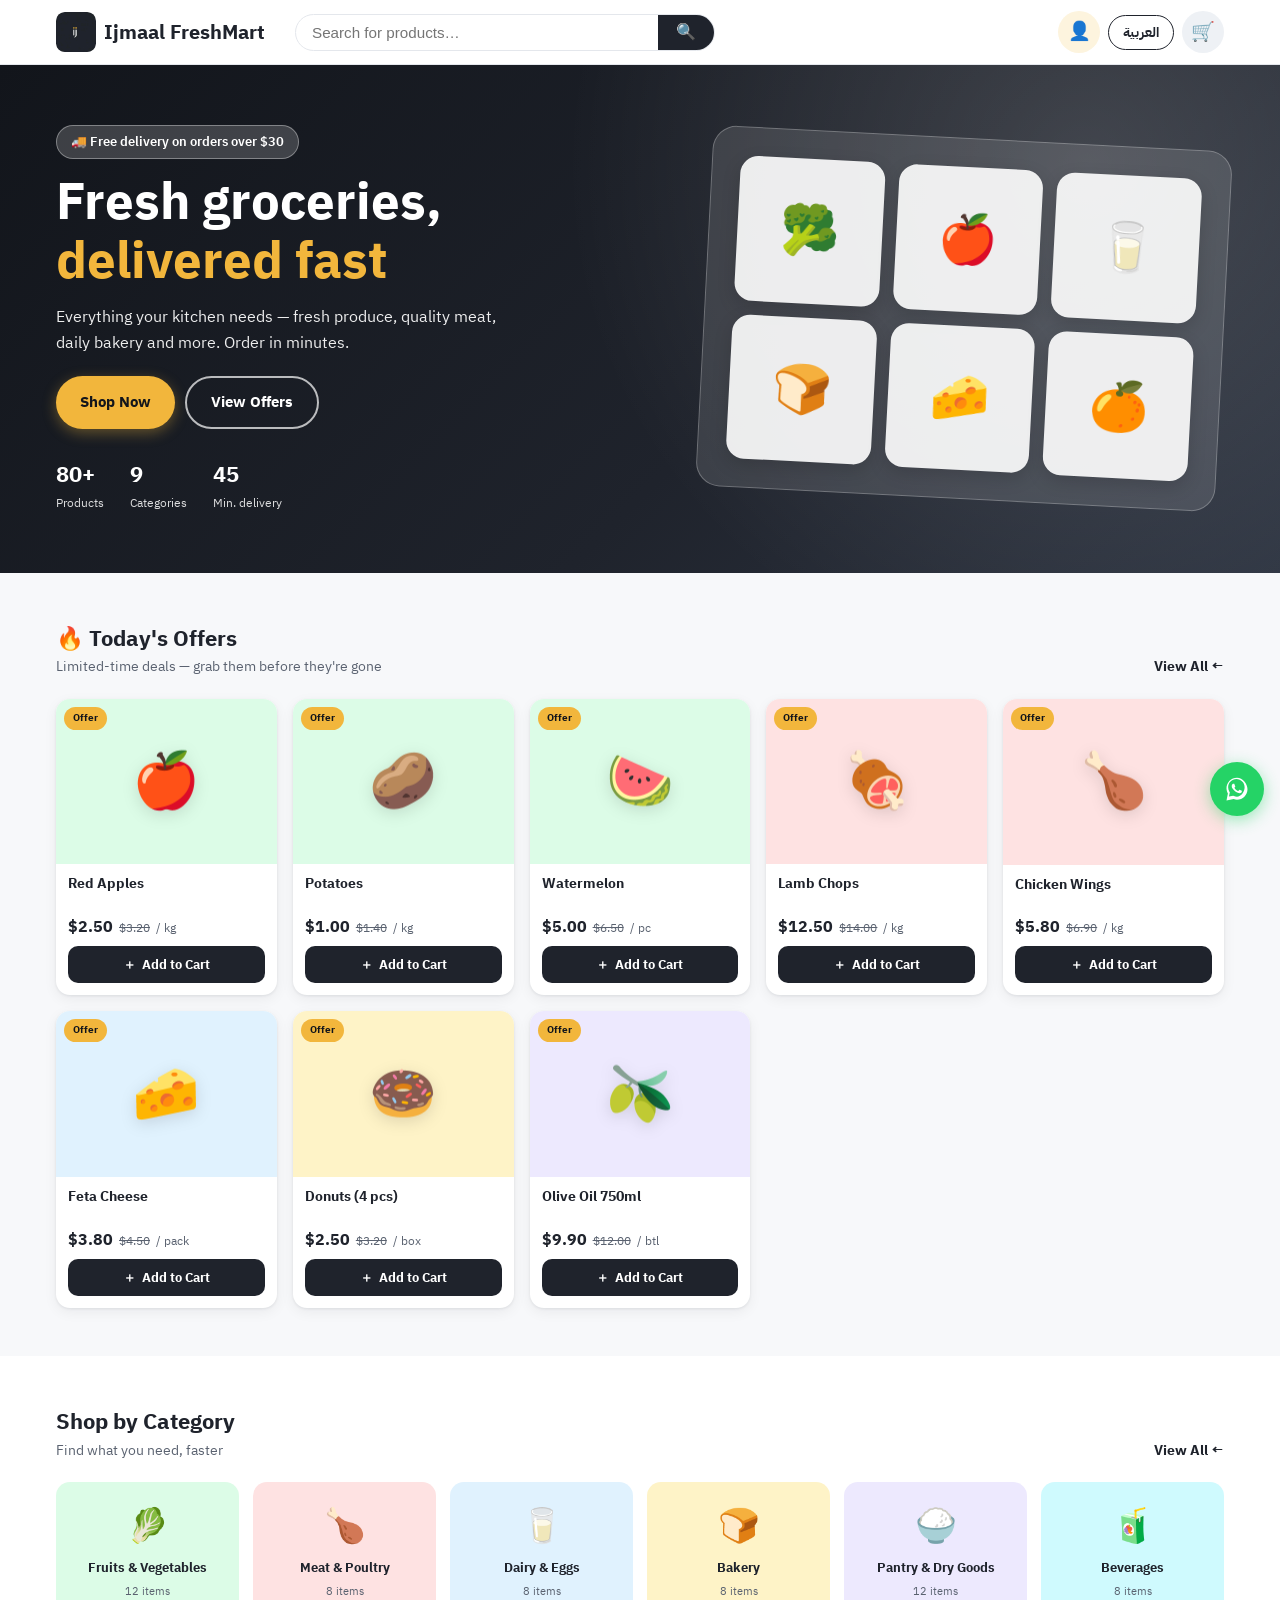
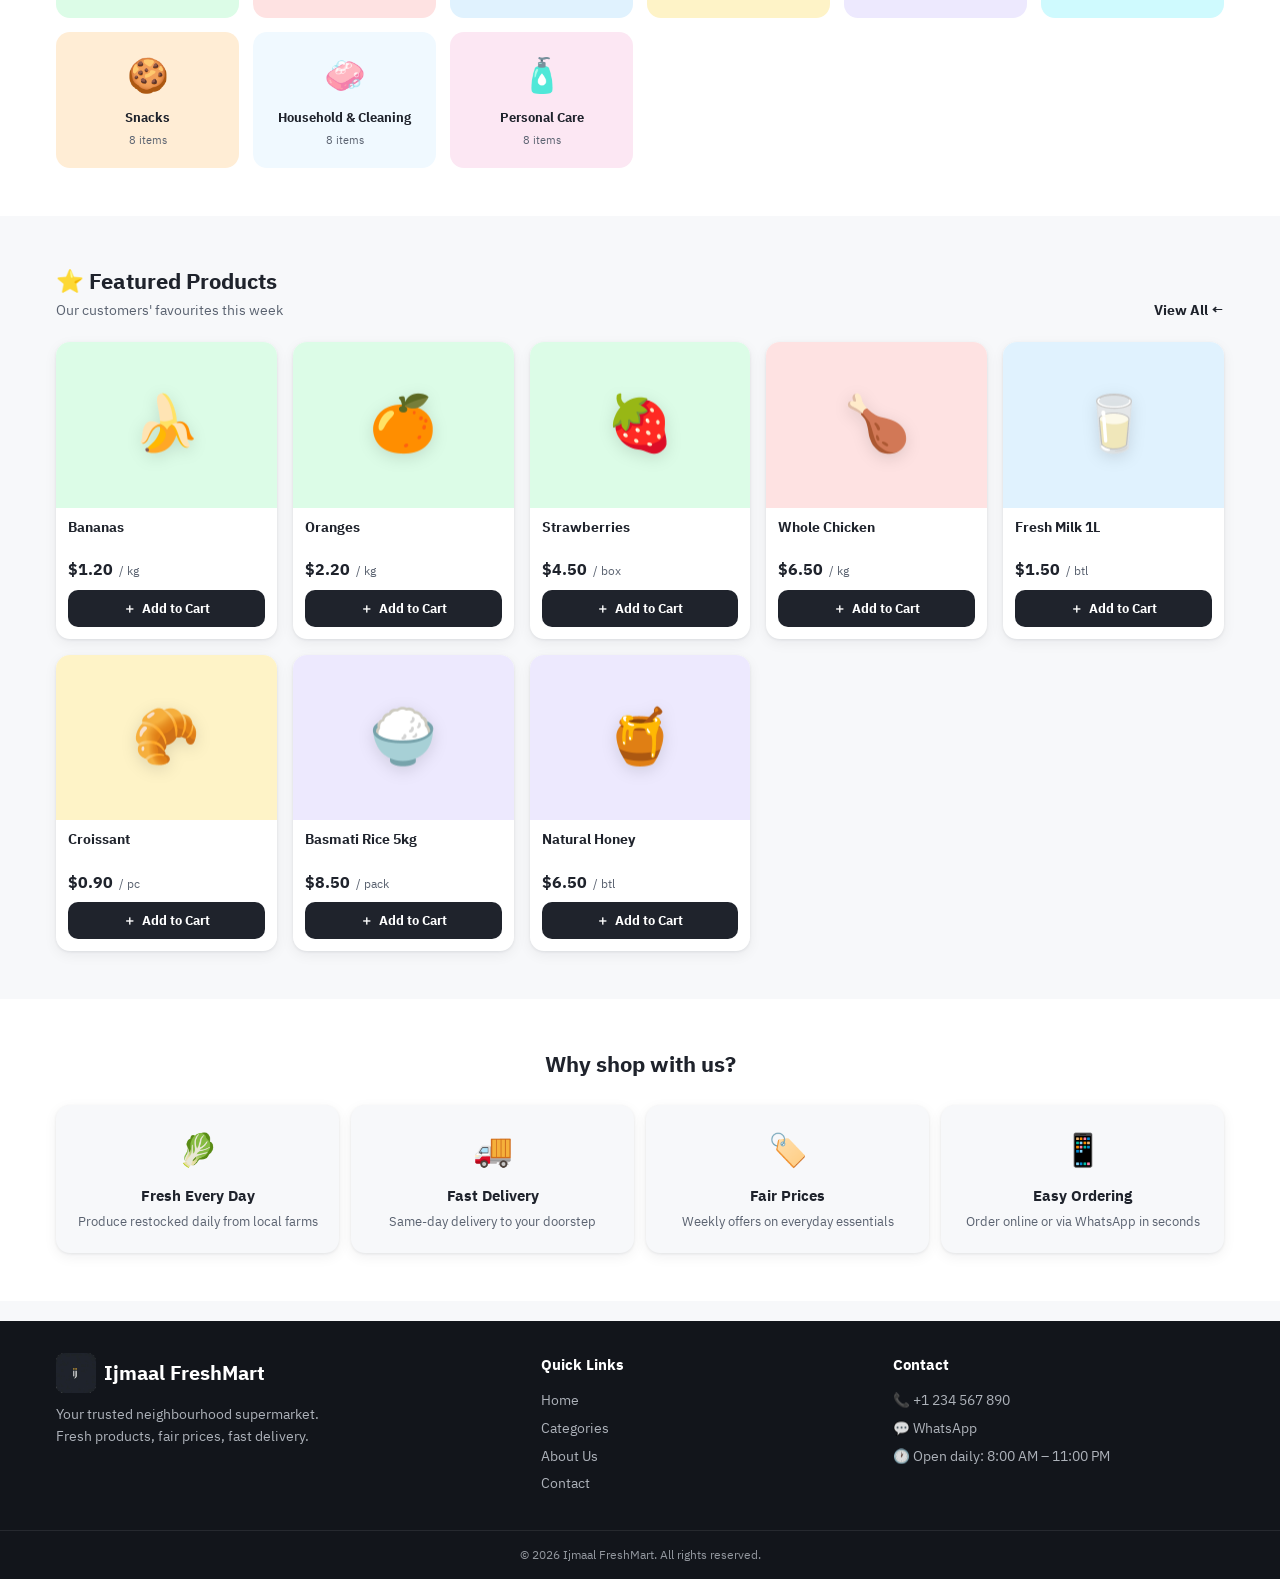
<file: index.html>
<!DOCTYPE html>
<html lang="en" dir="ltr">
<head>
  <meta charset="UTF-8">
  <meta name="viewport" content="width=device-width, initial-scale=1.0">
  <meta name="description" content="Ijmaal FreshMart — fresh groceries delivered to your door. Fruits, vegetables, meat, dairy, bakery and more.">
  <title>Ijmaal FreshMart — Fresh Groceries Delivered</title>
  <link rel="icon" type="image/png" href="images/logo.png">
  <link rel="preconnect" href="https://fonts.googleapis.com">
  <link rel="preconnect" href="https://fonts.gstatic.com" crossorigin>
  <link href="https://fonts.googleapis.com/css2?family=IBM+Plex+Sans+Arabic:wght@400;500;600;700&display=swap" rel="stylesheet">
  <link rel="stylesheet" href="css/styles.css">
</head>
<body data-page="home">
  <header id="app-header"></header>
  <main id="page"></main>
  <footer id="app-footer"></footer>
  <nav id="bottom-nav" aria-label="Mobile navigation"></nav>
  <script src="js/data.js"></script>
  <script src="js/i18n.js"></script>
  <script src="js/app.js"></script>
</body>
</html>
</file>
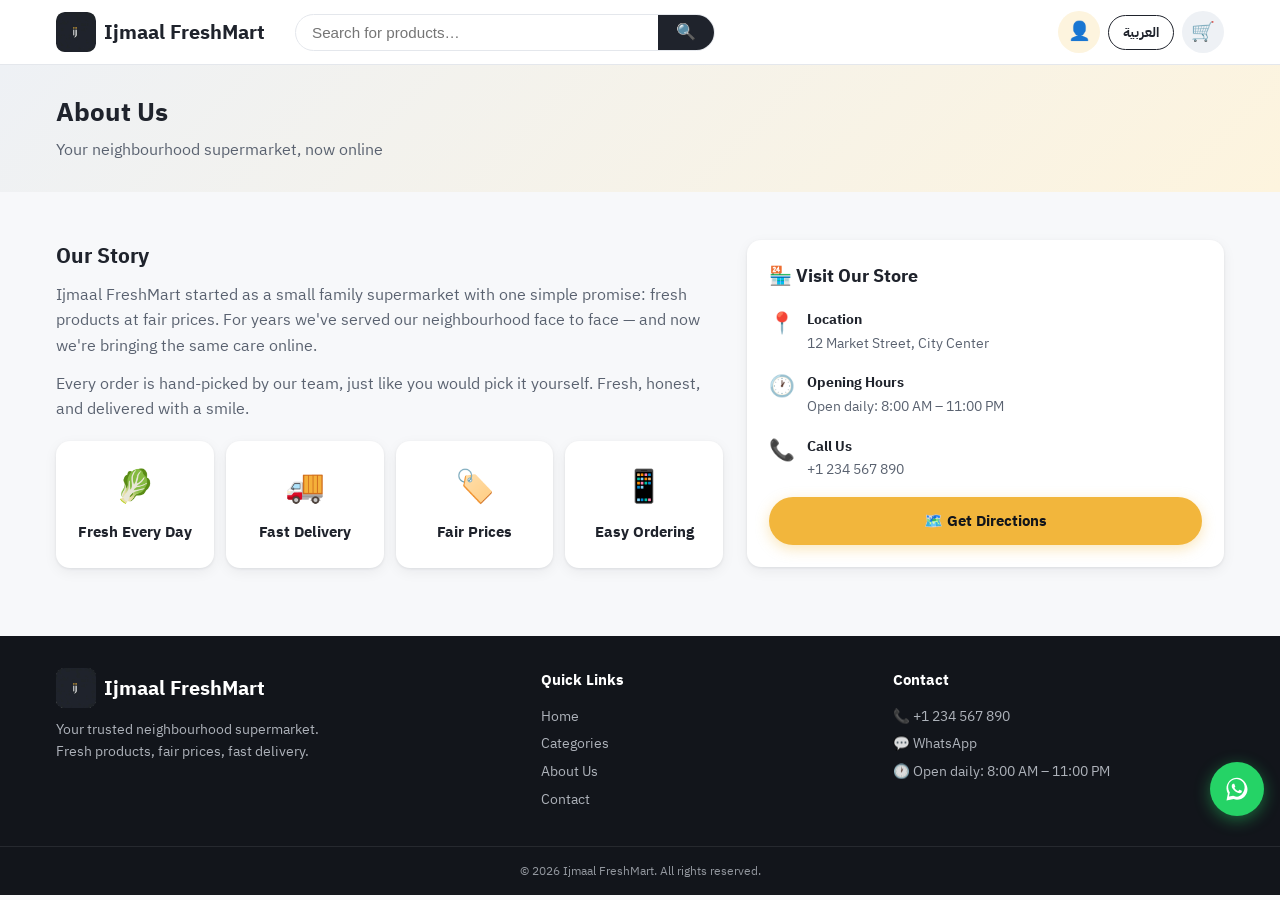
<file: about.html>
<!DOCTYPE html>
<html lang="en" dir="ltr">
<head>
  <meta charset="UTF-8">
  <meta name="viewport" content="width=device-width, initial-scale=1.0">
  <meta name="description" content="About Ijmaal FreshMart — your neighbourhood supermarket, now online. Location, hours and story.">
  <title>About Us — Ijmaal FreshMart</title>
  <link rel="icon" type="image/png" href="images/logo.png">
  <link rel="preconnect" href="https://fonts.googleapis.com">
  <link rel="preconnect" href="https://fonts.gstatic.com" crossorigin>
  <link href="https://fonts.googleapis.com/css2?family=IBM+Plex+Sans+Arabic:wght@400;500;600;700&display=swap" rel="stylesheet">
  <link rel="stylesheet" href="css/styles.css">
</head>
<body data-page="about">
  <header id="app-header"></header>
  <main id="page"></main>
  <footer id="app-footer"></footer>
  <nav id="bottom-nav" aria-label="Mobile navigation"></nav>
  <script src="js/data.js"></script>
  <script src="js/i18n.js"></script>
  <script src="js/app.js"></script>
</body>
</html>
</file>
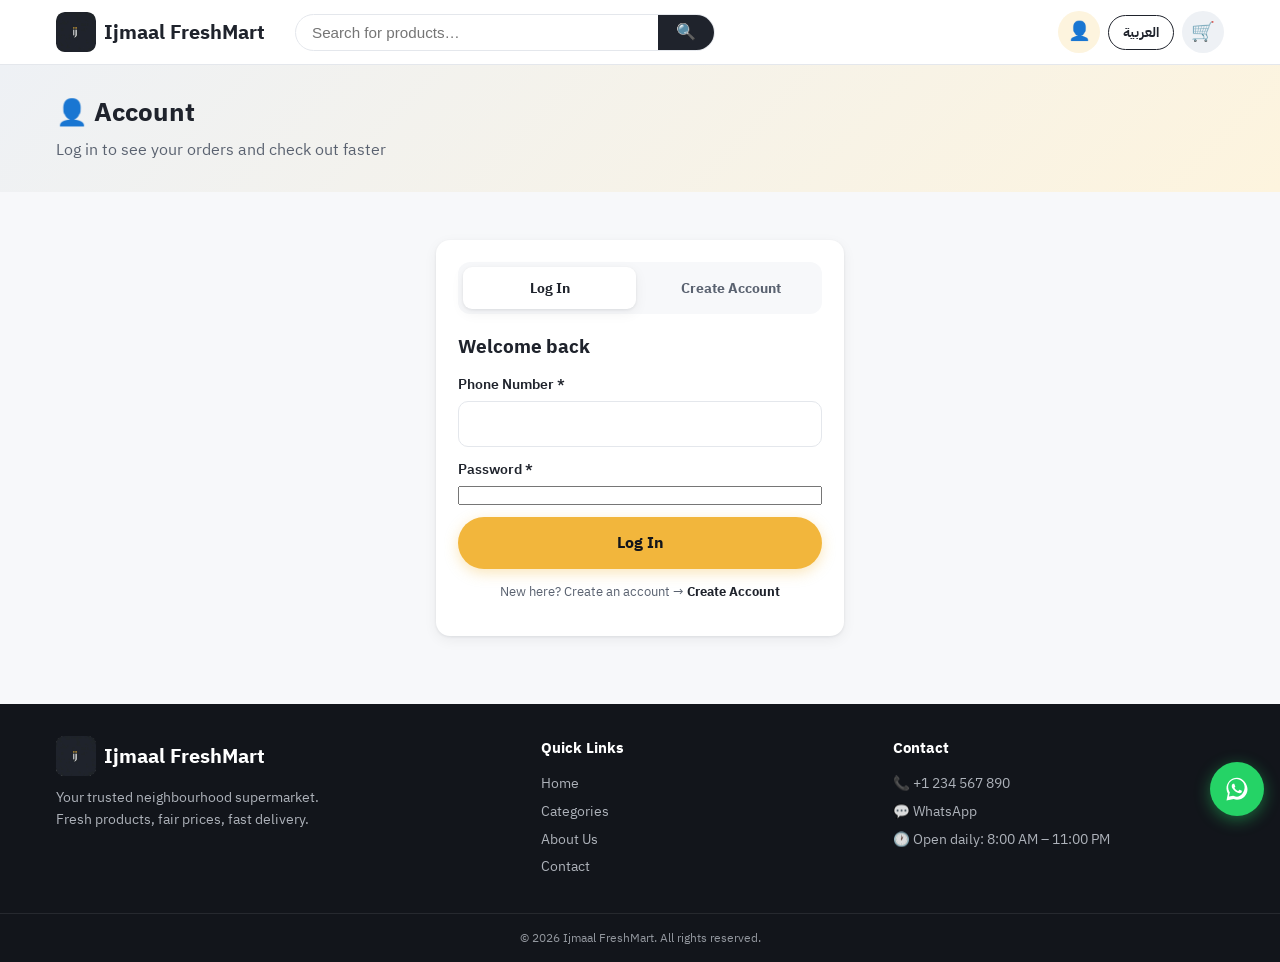
<file: account.html>
<!DOCTYPE html>
<html lang="en" dir="ltr">
<head>
  <meta charset="UTF-8">
  <meta name="viewport" content="width=device-width, initial-scale=1.0">
  <meta name="description" content="Your Ijmaal FreshMart account — log in and view your order history.">
  <title>My Account — Ijmaal FreshMart</title>
  <link rel="icon" type="image/png" href="images/logo.png">
  <link rel="preconnect" href="https://fonts.googleapis.com">
  <link rel="preconnect" href="https://fonts.gstatic.com" crossorigin>
  <link href="https://fonts.googleapis.com/css2?family=IBM+Plex+Sans+Arabic:wght@400;500;600;700&display=swap" rel="stylesheet">
  <link rel="stylesheet" href="css/styles.css">
</head>
<body data-page="account">
  <header id="app-header"></header>
  <main id="page"></main>
  <footer id="app-footer"></footer>
  <nav id="bottom-nav" aria-label="Mobile navigation"></nav>
  <script src="js/data.js"></script>
  <script src="js/i18n.js"></script>
  <script src="js/app.js"></script>
</body>
</html>
</file>
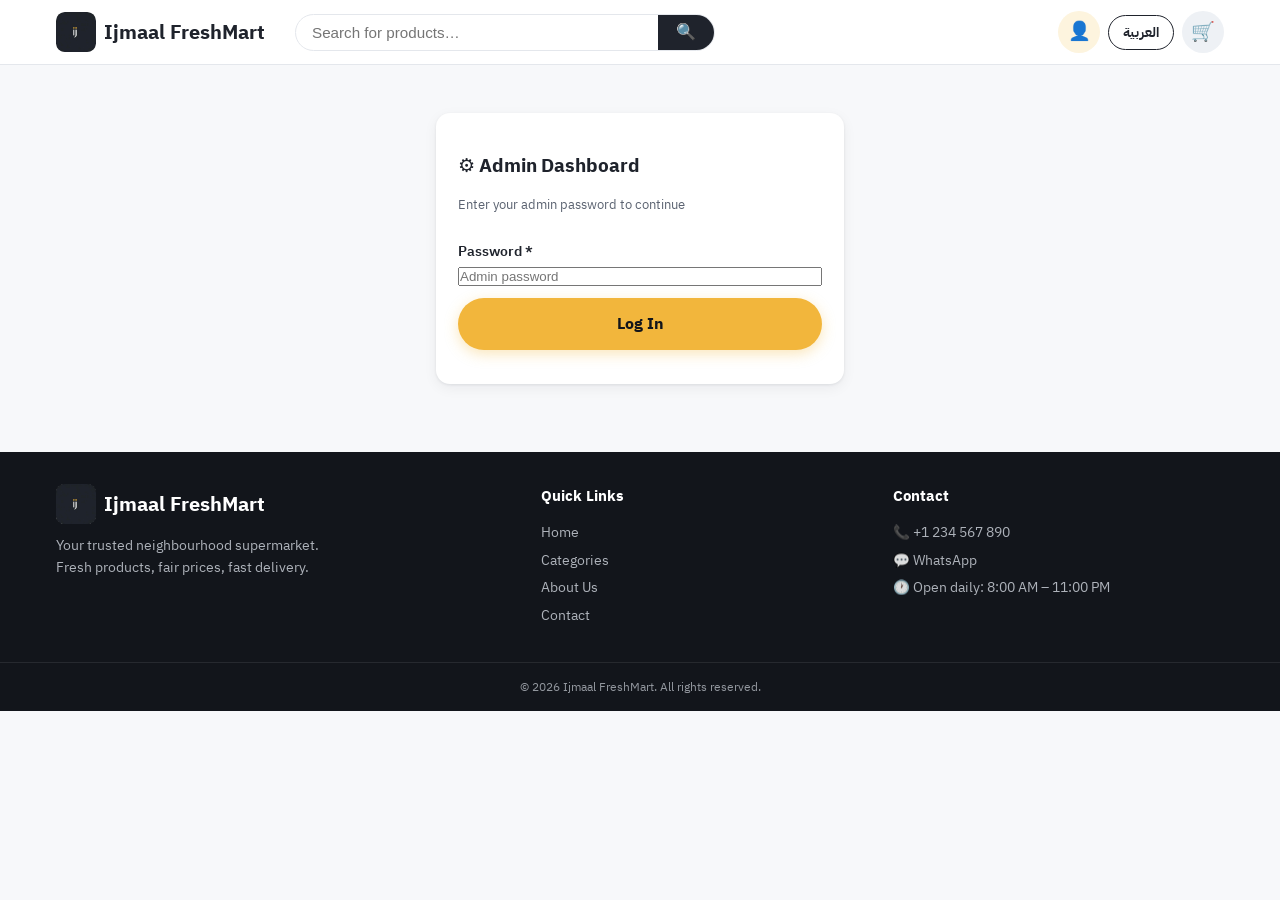
<file: admin.html>
<!DOCTYPE html>
<html lang="en" dir="ltr">
<head>
  <meta charset="UTF-8">
  <meta name="viewport" content="width=device-width, initial-scale=1.0">
  <meta name="robots" content="noindex">
  <meta name="description" content="Ijmaal FreshMart admin dashboard — orders, products and settings.">
  <title>Admin — Ijmaal FreshMart</title>
  <link rel="icon" type="image/png" href="images/logo.png">
  <link rel="preconnect" href="https://fonts.googleapis.com">
  <link rel="preconnect" href="https://fonts.gstatic.com" crossorigin>
  <link href="https://fonts.googleapis.com/css2?family=IBM+Plex+Sans+Arabic:wght@400;500;600;700&display=swap" rel="stylesheet">
  <link rel="stylesheet" href="css/styles.css">
</head>
<body data-page="admin">
  <header id="app-header"></header>
  <main id="page"></main>
  <footer id="app-footer"></footer>
  <nav id="bottom-nav" aria-label="Mobile navigation"></nav>
  <script src="js/data.js"></script>
  <script src="js/i18n.js"></script>
  <script src="js/app.js"></script>
  <script src="js/admin.js"></script>
</body>
</html>
</file>
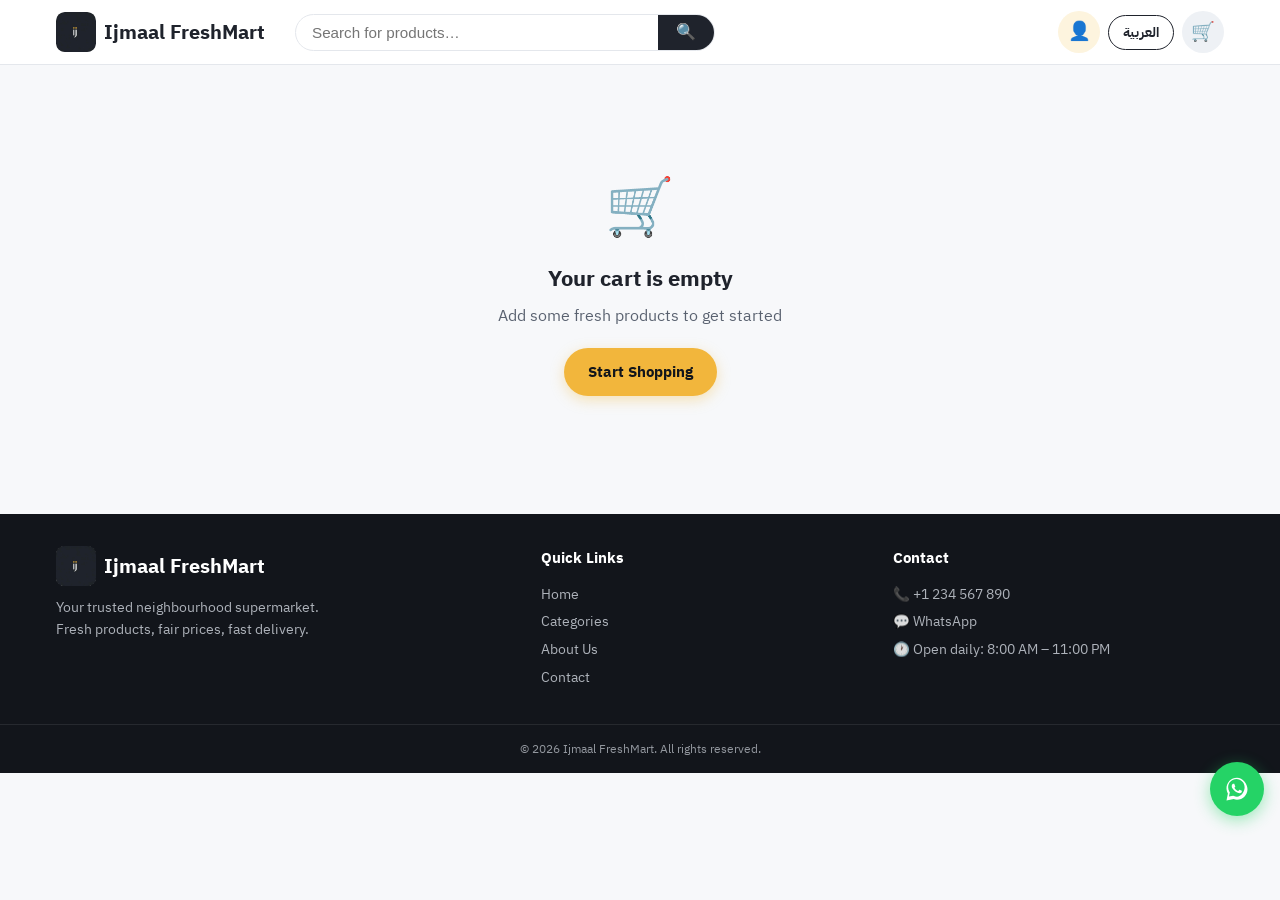
<file: cart.html>
<!DOCTYPE html>
<html lang="en" dir="ltr">
<head>
  <meta charset="UTF-8">
  <meta name="viewport" content="width=device-width, initial-scale=1.0">
  <meta name="description" content="Your cart and checkout — Ijmaal FreshMart.">
  <title>Cart & Checkout — Ijmaal FreshMart</title>
  <link rel="icon" type="image/png" href="images/logo.png">
  <link rel="preconnect" href="https://fonts.googleapis.com">
  <link rel="preconnect" href="https://fonts.gstatic.com" crossorigin>
  <link href="https://fonts.googleapis.com/css2?family=IBM+Plex+Sans+Arabic:wght@400;500;600;700&display=swap" rel="stylesheet">
  <link rel="stylesheet" href="css/styles.css">
</head>
<body data-page="cart">
  <header id="app-header"></header>
  <main id="page"></main>
  <footer id="app-footer"></footer>
  <nav id="bottom-nav" aria-label="Mobile navigation"></nav>
  <script src="js/data.js"></script>
  <script src="js/i18n.js"></script>
  <script src="js/app.js"></script>
</body>
</html>
</file>
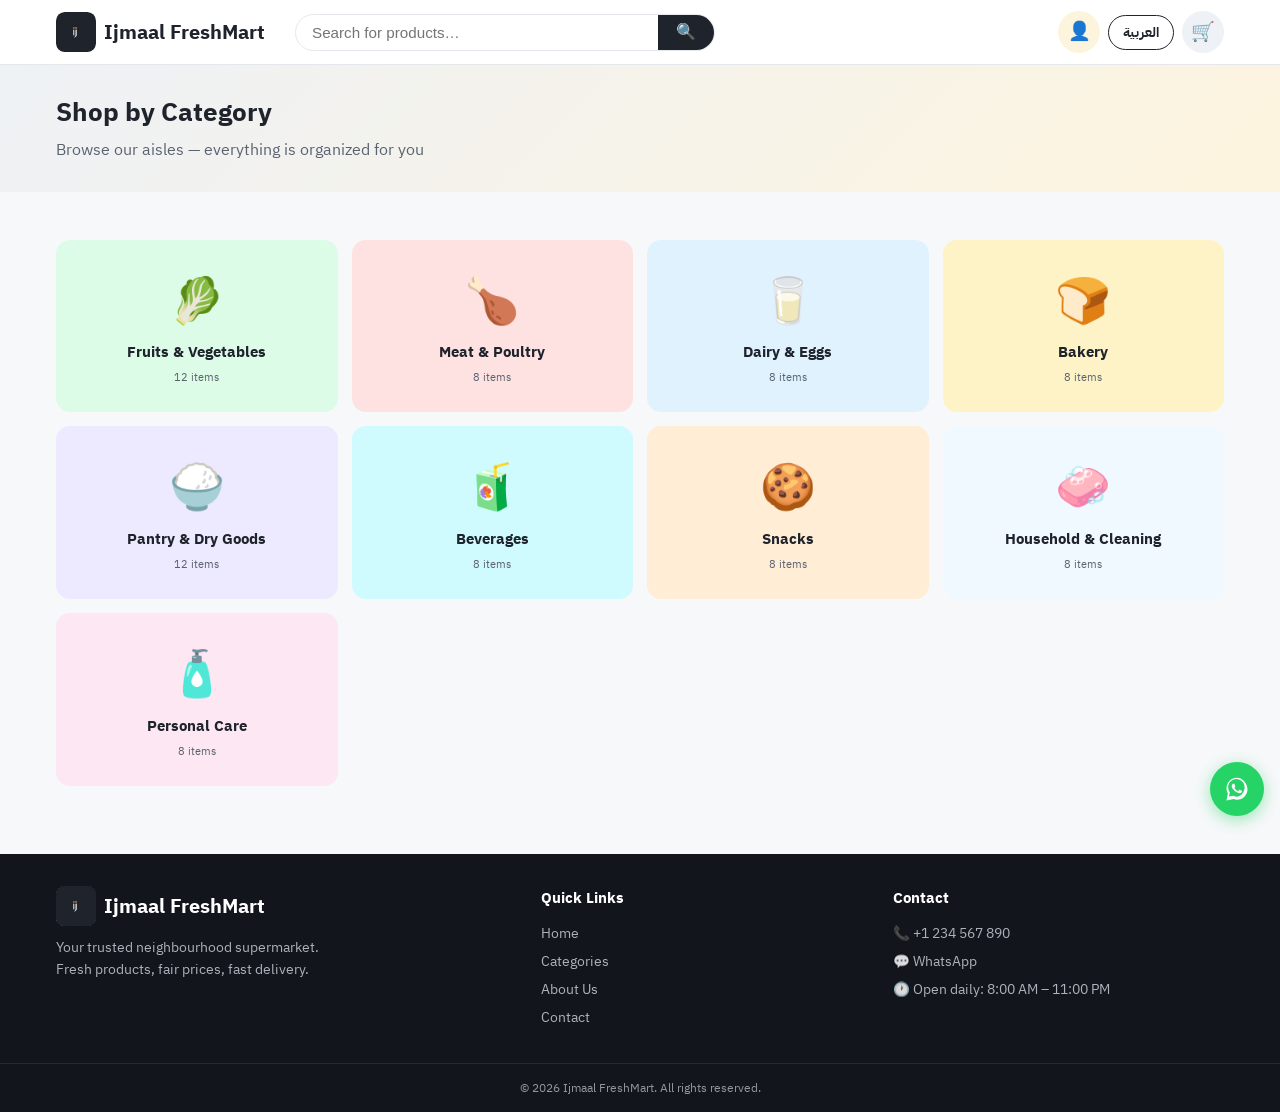
<file: categories.html>
<!DOCTYPE html>
<html lang="en" dir="ltr">
<head>
  <meta charset="UTF-8">
  <meta name="viewport" content="width=device-width, initial-scale=1.0">
  <meta name="description" content="Shop by category — fruits, vegetables, meat, dairy, bakery, pantry, beverages, snacks, household and personal care.">
  <title>Categories — Ijmaal FreshMart</title>
  <link rel="icon" type="image/png" href="images/logo.png">
  <link rel="preconnect" href="https://fonts.googleapis.com">
  <link rel="preconnect" href="https://fonts.gstatic.com" crossorigin>
  <link href="https://fonts.googleapis.com/css2?family=IBM+Plex+Sans+Arabic:wght@400;500;600;700&display=swap" rel="stylesheet">
  <link rel="stylesheet" href="css/styles.css">
</head>
<body data-page="categories">
  <header id="app-header"></header>
  <main id="page"></main>
  <footer id="app-footer"></footer>
  <nav id="bottom-nav" aria-label="Mobile navigation"></nav>
  <script src="js/data.js"></script>
  <script src="js/i18n.js"></script>
  <script src="js/app.js"></script>
</body>
</html>
</file>
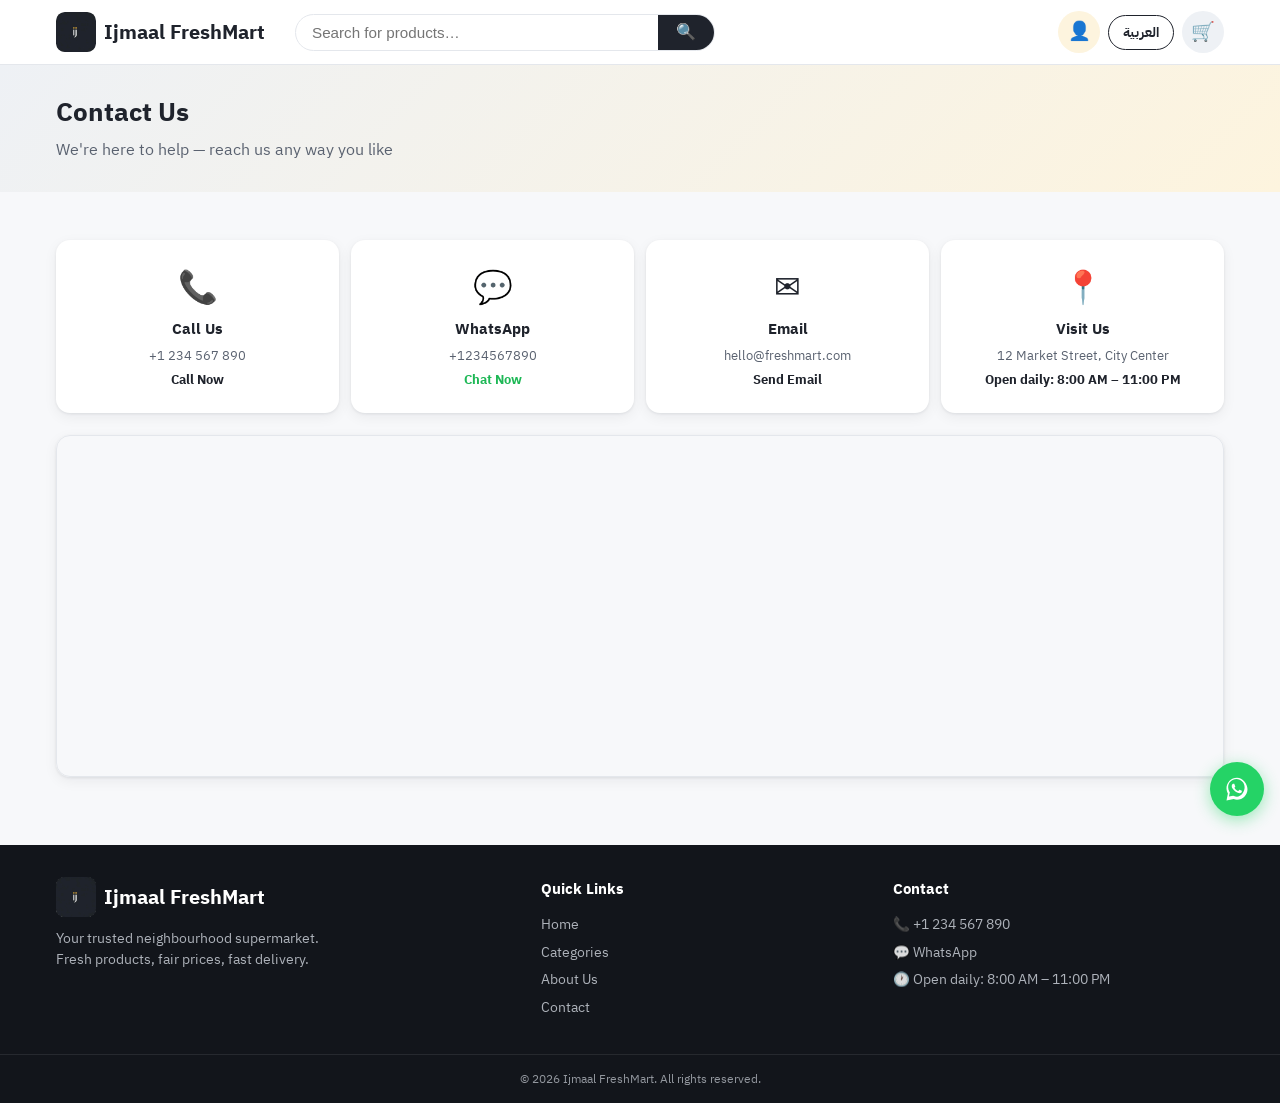
<file: contact.html>
<!DOCTYPE html>
<html lang="en" dir="ltr">
<head>
  <meta charset="UTF-8">
  <meta name="viewport" content="width=device-width, initial-scale=1.0">
  <meta name="description" content="Contact Ijmaal FreshMart — phone, WhatsApp, email and store location on Google Maps.">
  <title>Contact Us — Ijmaal FreshMart</title>
  <link rel="icon" type="image/png" href="images/logo.png">
  <link rel="preconnect" href="https://fonts.googleapis.com">
  <link rel="preconnect" href="https://fonts.gstatic.com" crossorigin>
  <link href="https://fonts.googleapis.com/css2?family=IBM+Plex+Sans+Arabic:wght@400;500;600;700&display=swap" rel="stylesheet">
  <link rel="stylesheet" href="css/styles.css">
</head>
<body data-page="contact">
  <header id="app-header"></header>
  <main id="page"></main>
  <footer id="app-footer"></footer>
  <nav id="bottom-nav" aria-label="Mobile navigation"></nav>
  <script src="js/data.js"></script>
  <script src="js/i18n.js"></script>
  <script src="js/app.js"></script>
</body>
</html>
</file>
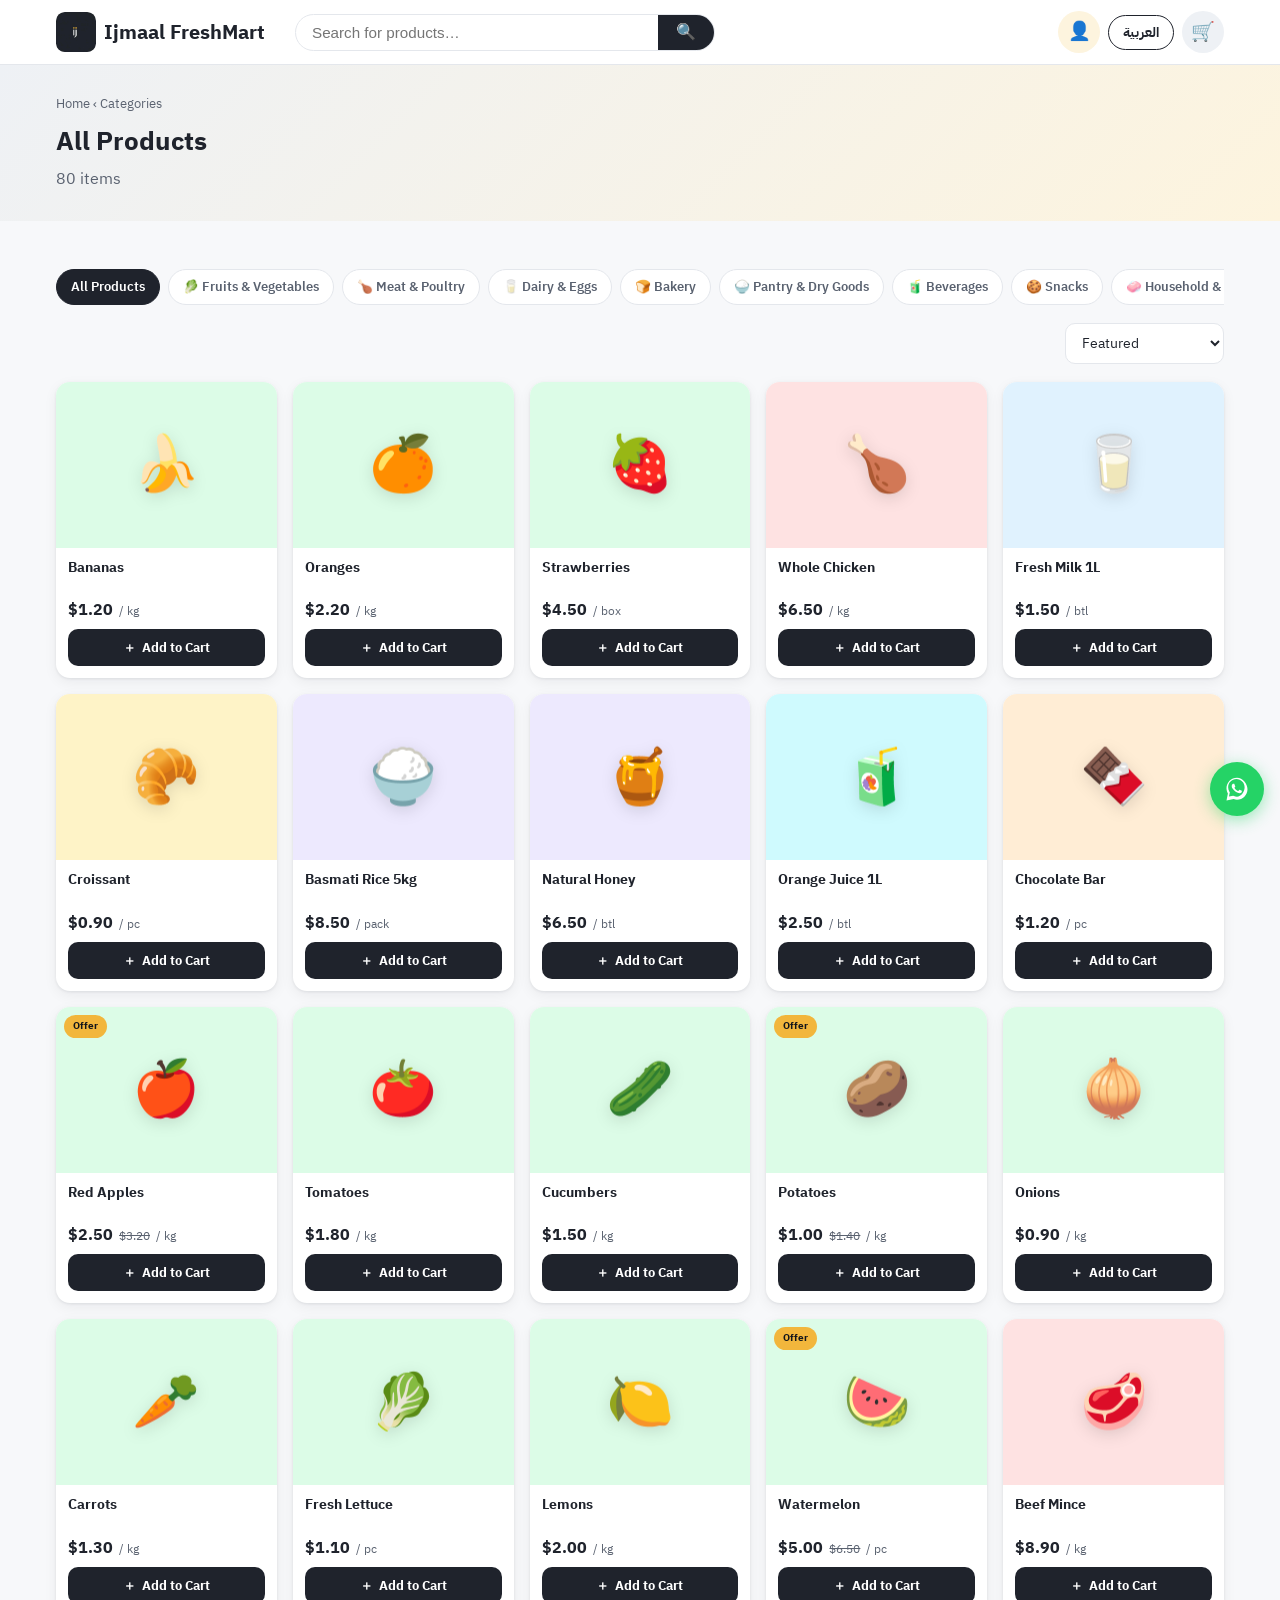
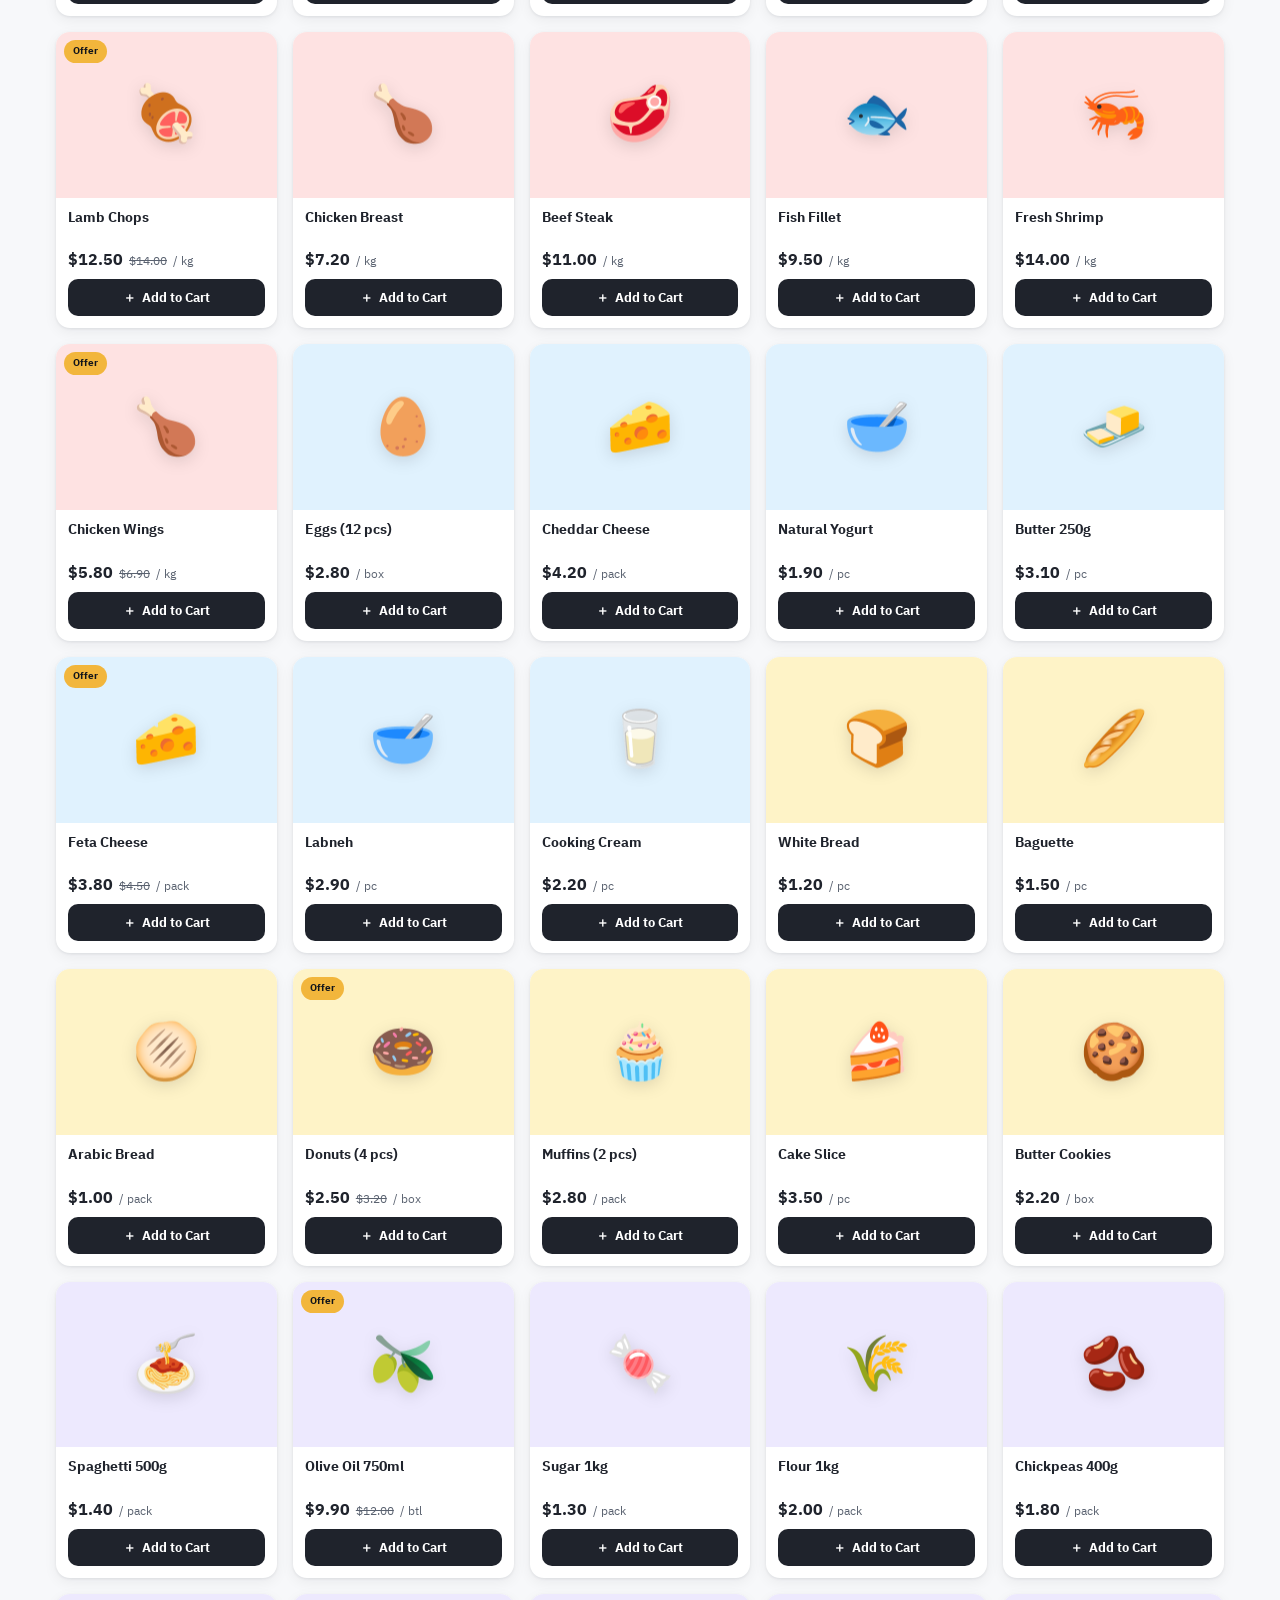
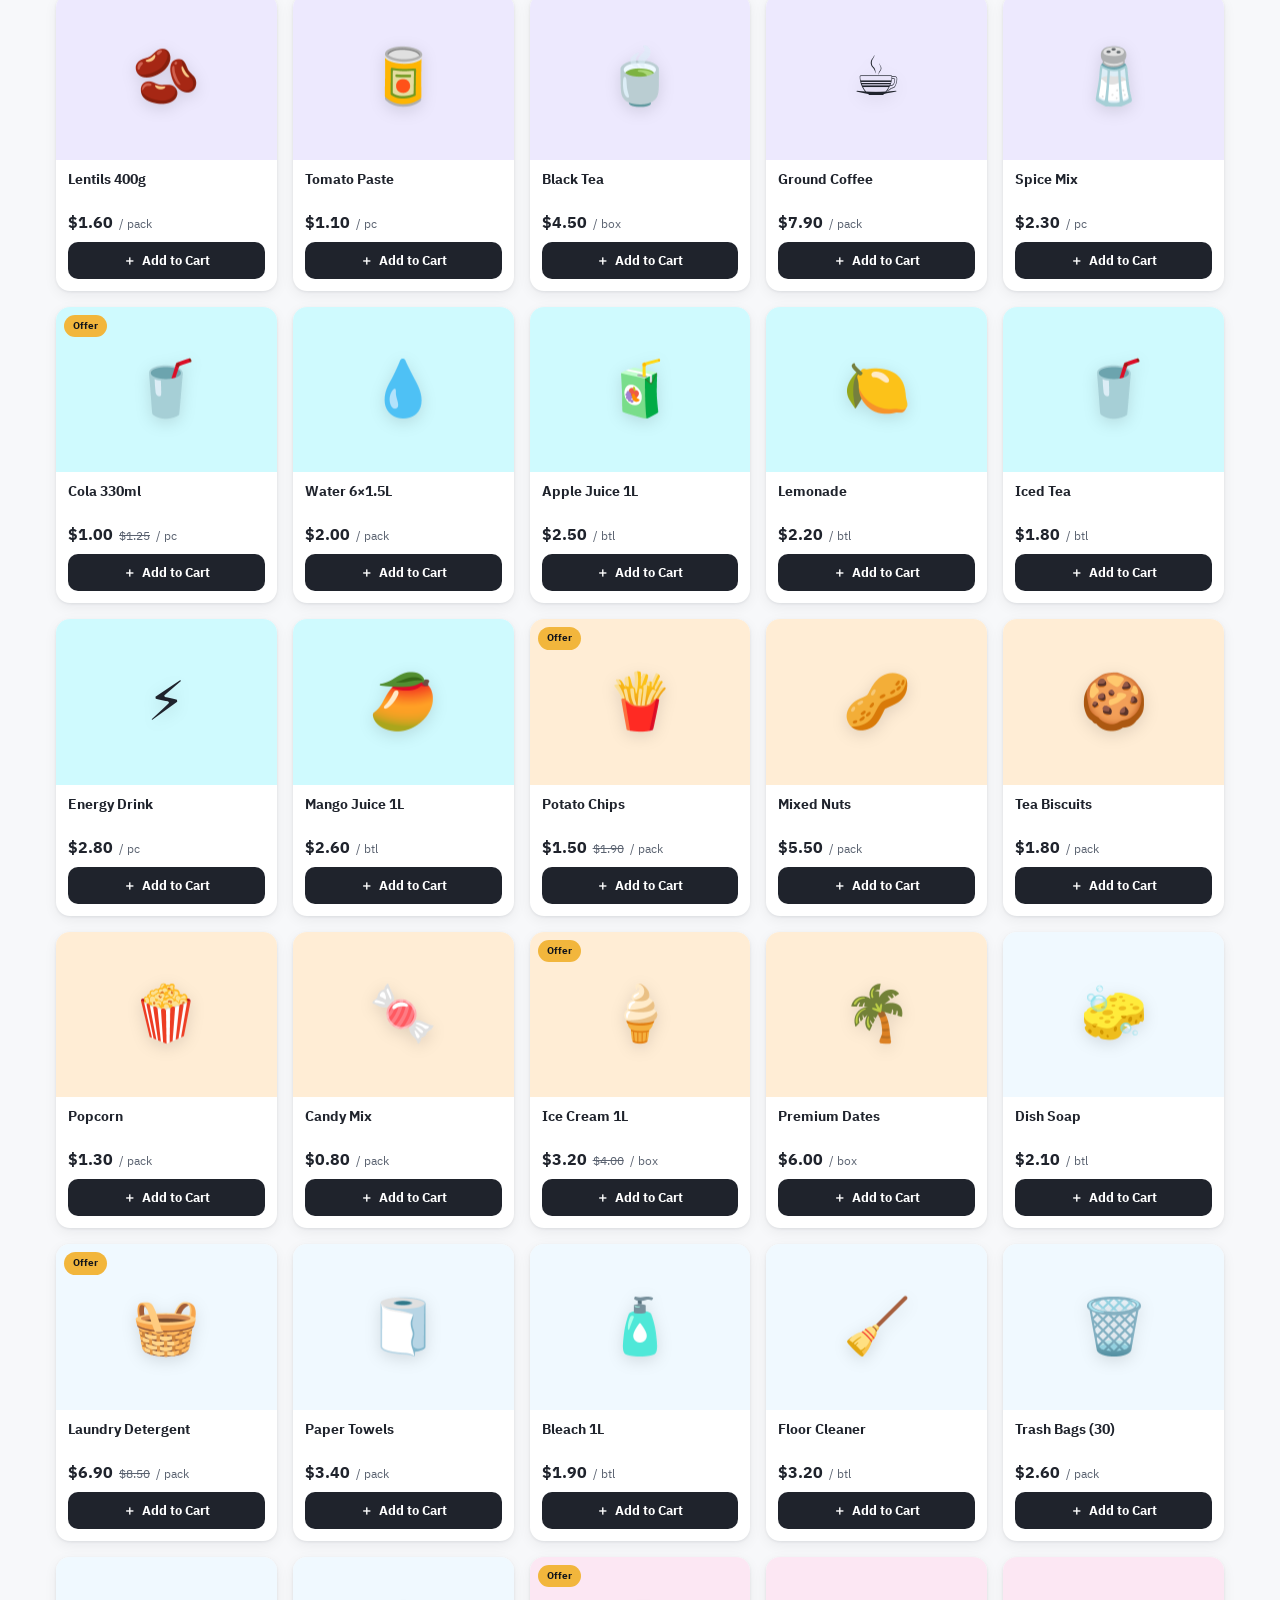
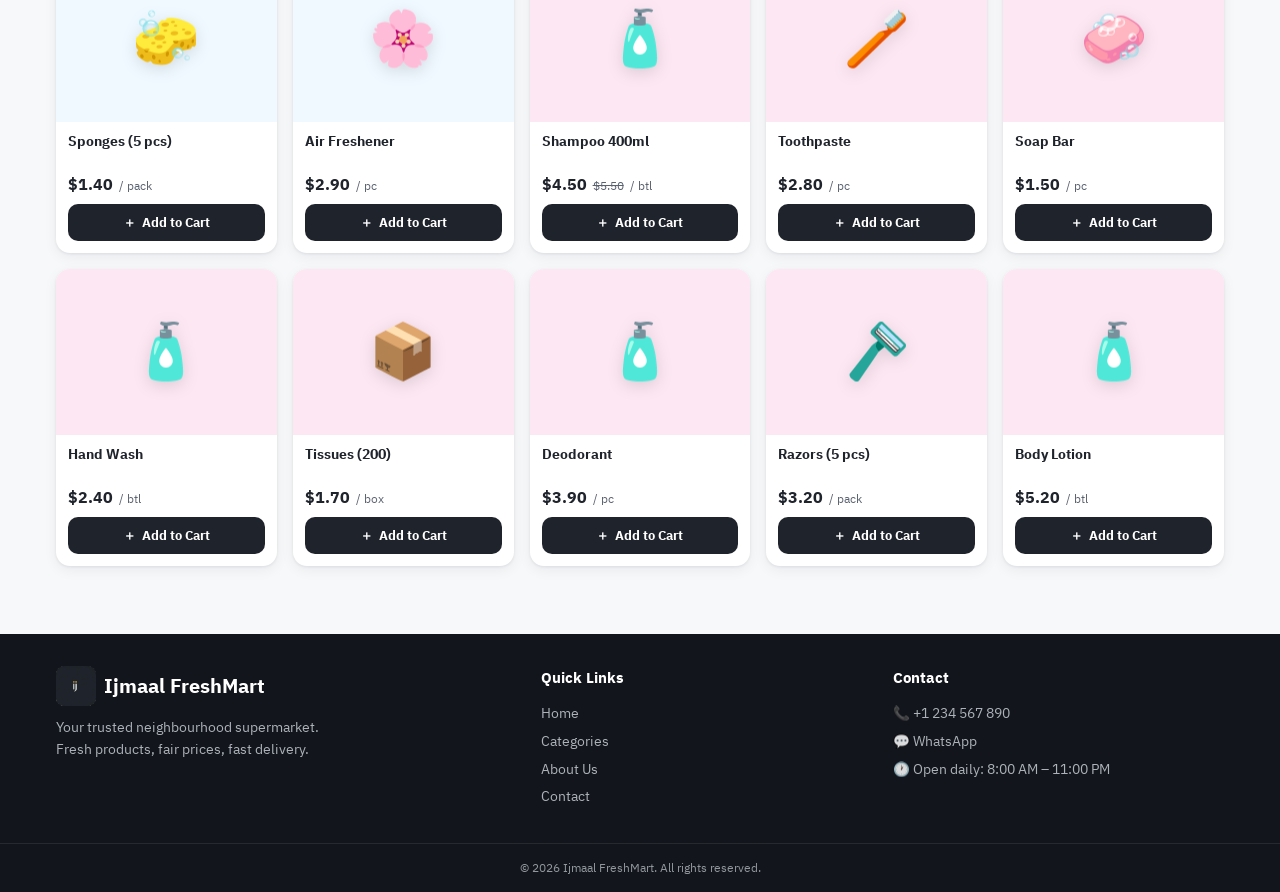
<file: product.html>
<!DOCTYPE html>
<html lang="en" dir="ltr">
<head>
  <meta charset="UTF-8">
  <meta name="viewport" content="width=device-width, initial-scale=1.0">
  <meta name="description" content="Product details — Ijmaal FreshMart.">
  <title>Product — Ijmaal FreshMart</title>
  <link rel="icon" type="image/png" href="images/logo.png">
  <link rel="preconnect" href="https://fonts.googleapis.com">
  <link rel="preconnect" href="https://fonts.gstatic.com" crossorigin>
  <link href="https://fonts.googleapis.com/css2?family=IBM+Plex+Sans+Arabic:wght@400;500;600;700&display=swap" rel="stylesheet">
  <link rel="stylesheet" href="css/styles.css">
</head>
<body data-page="product">
  <header id="app-header"></header>
  <main id="page"></main>
  <footer id="app-footer"></footer>
  <nav id="bottom-nav" aria-label="Mobile navigation"></nav>
  <script src="js/data.js"></script>
  <script src="js/i18n.js"></script>
  <script src="js/app.js"></script>
</body>
</html>
</file>
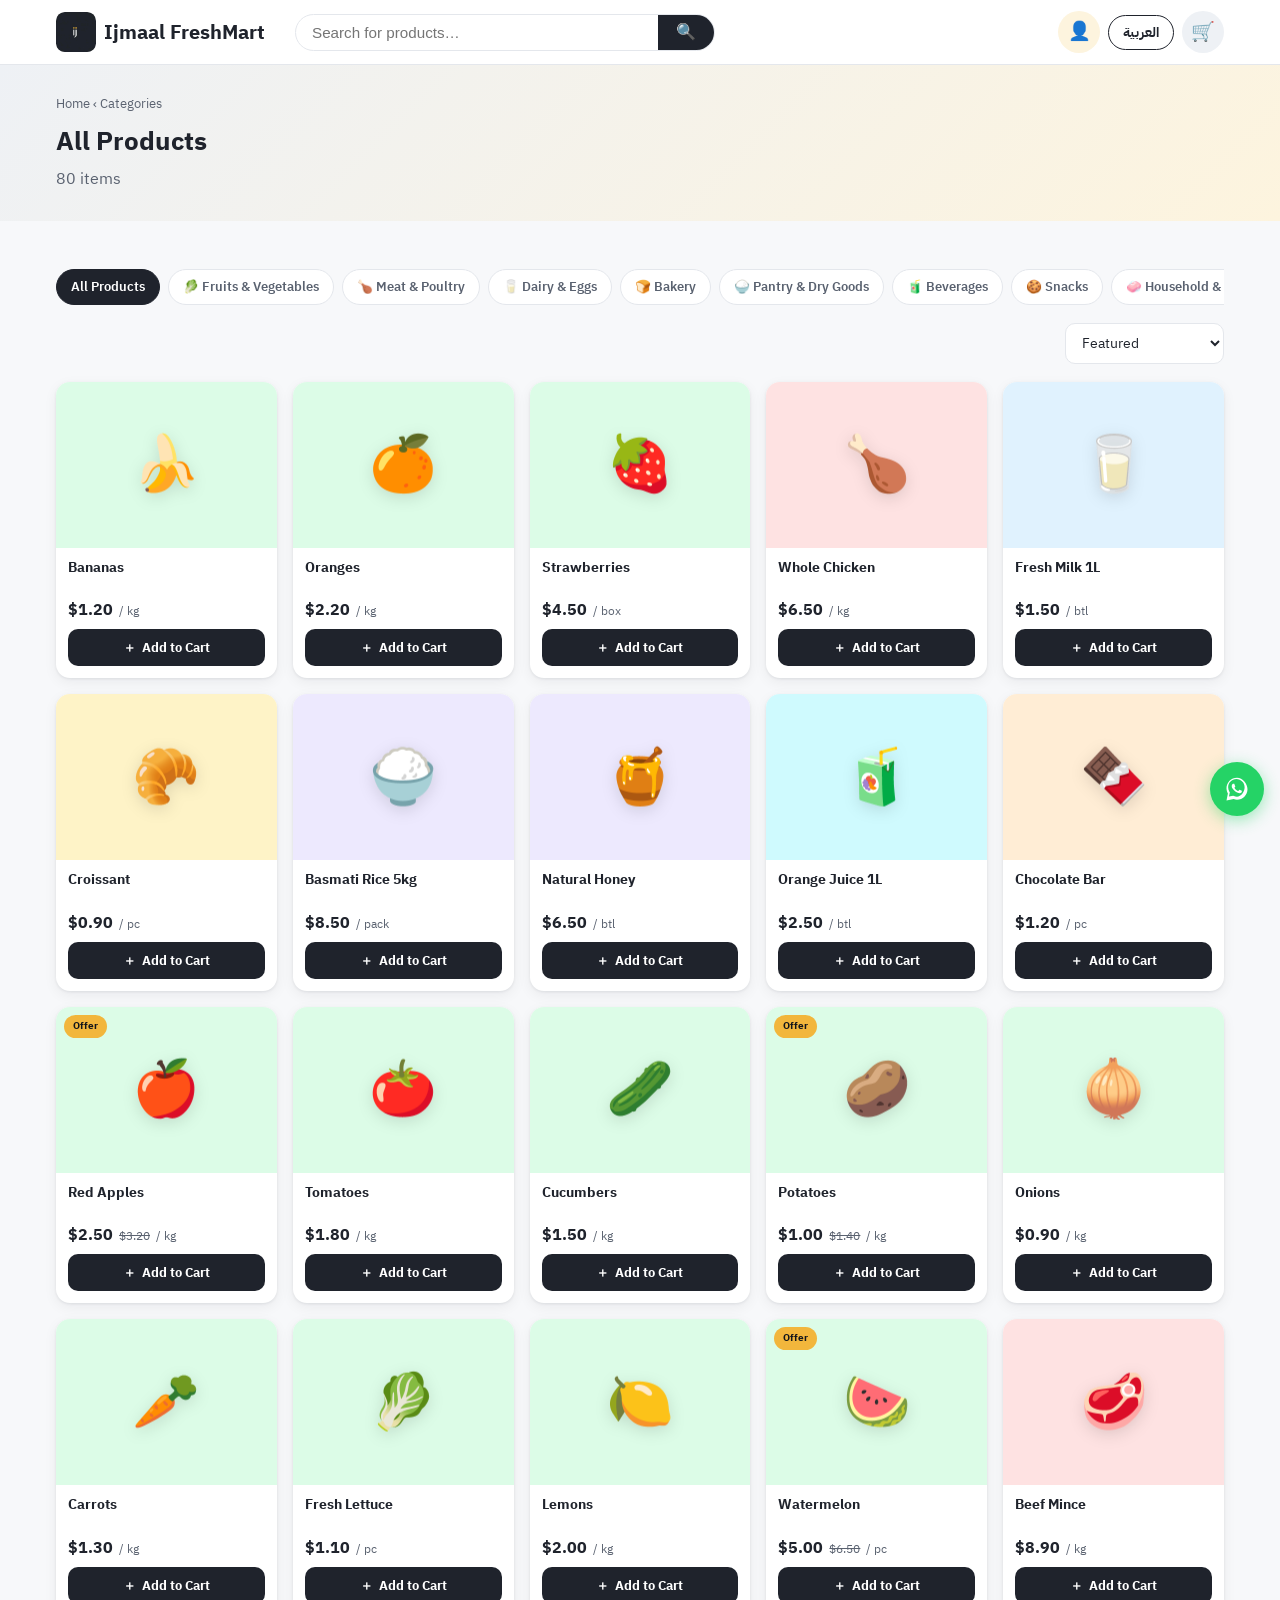
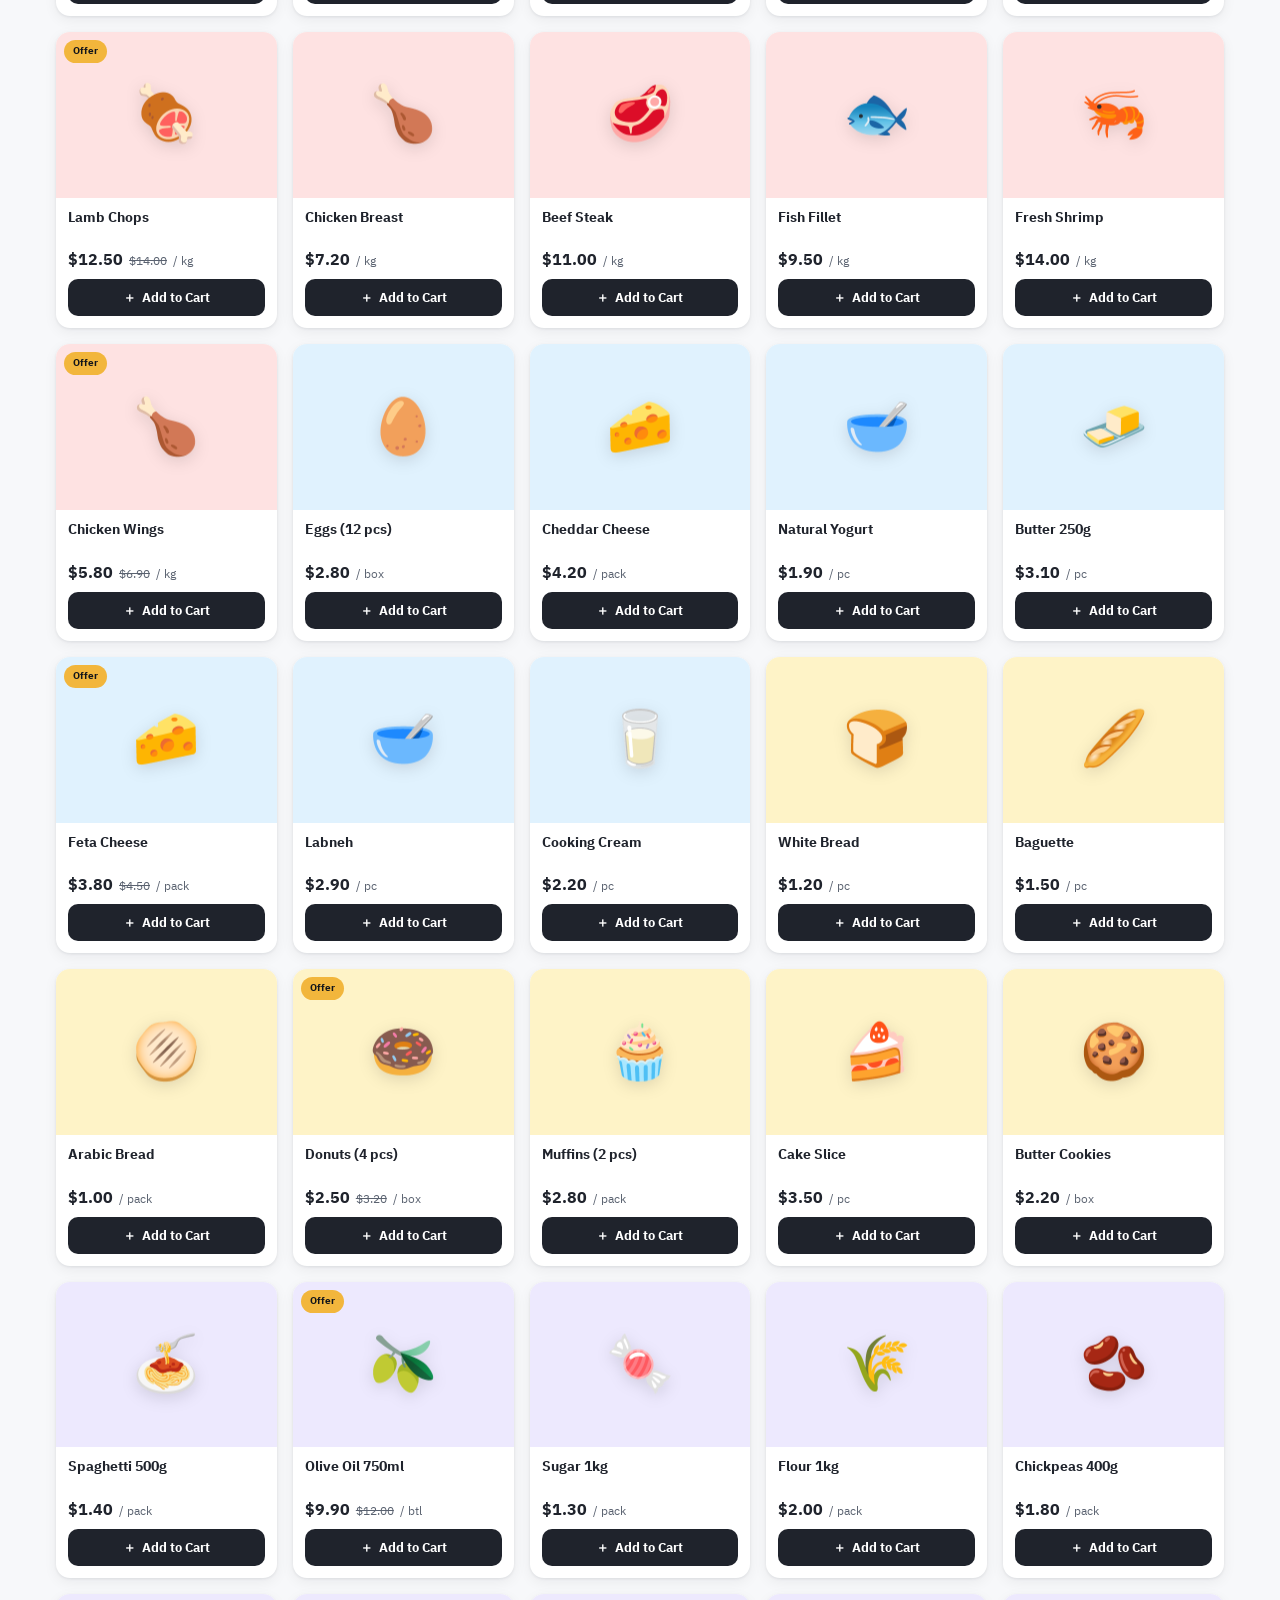
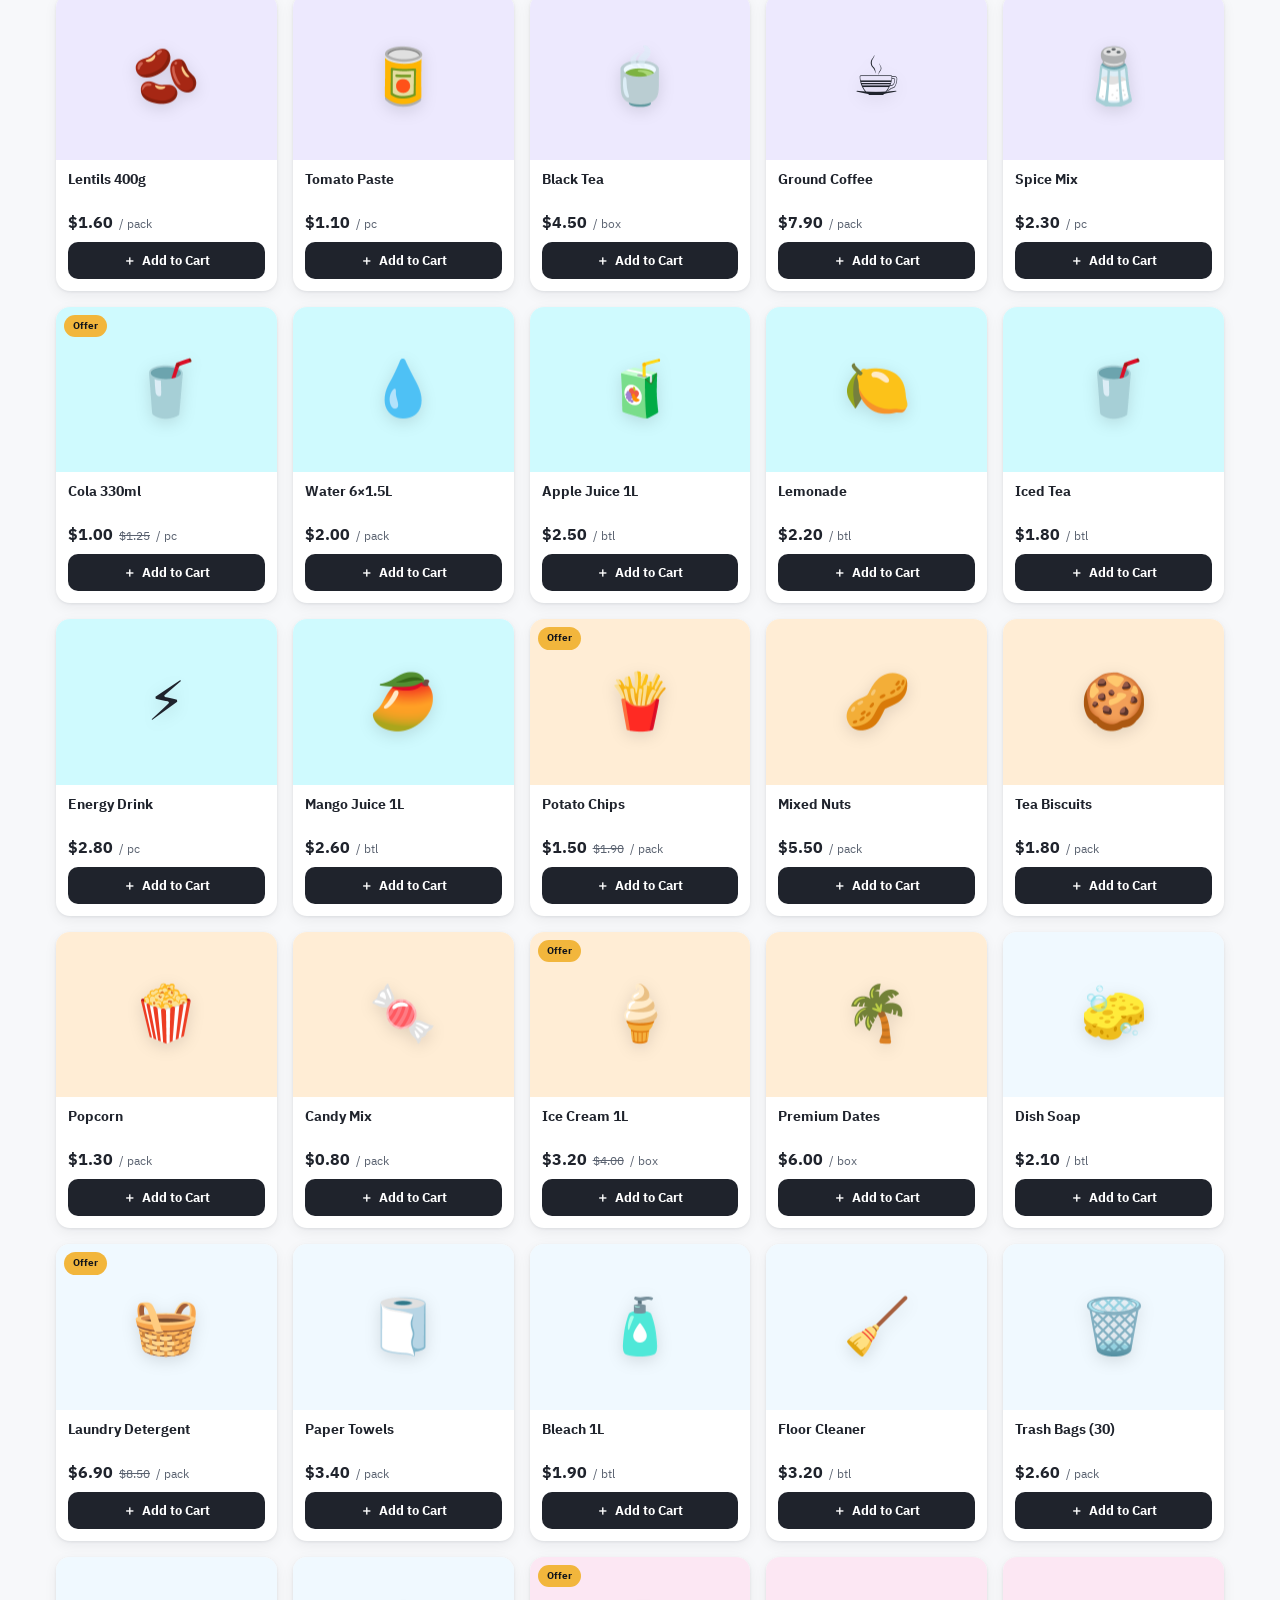
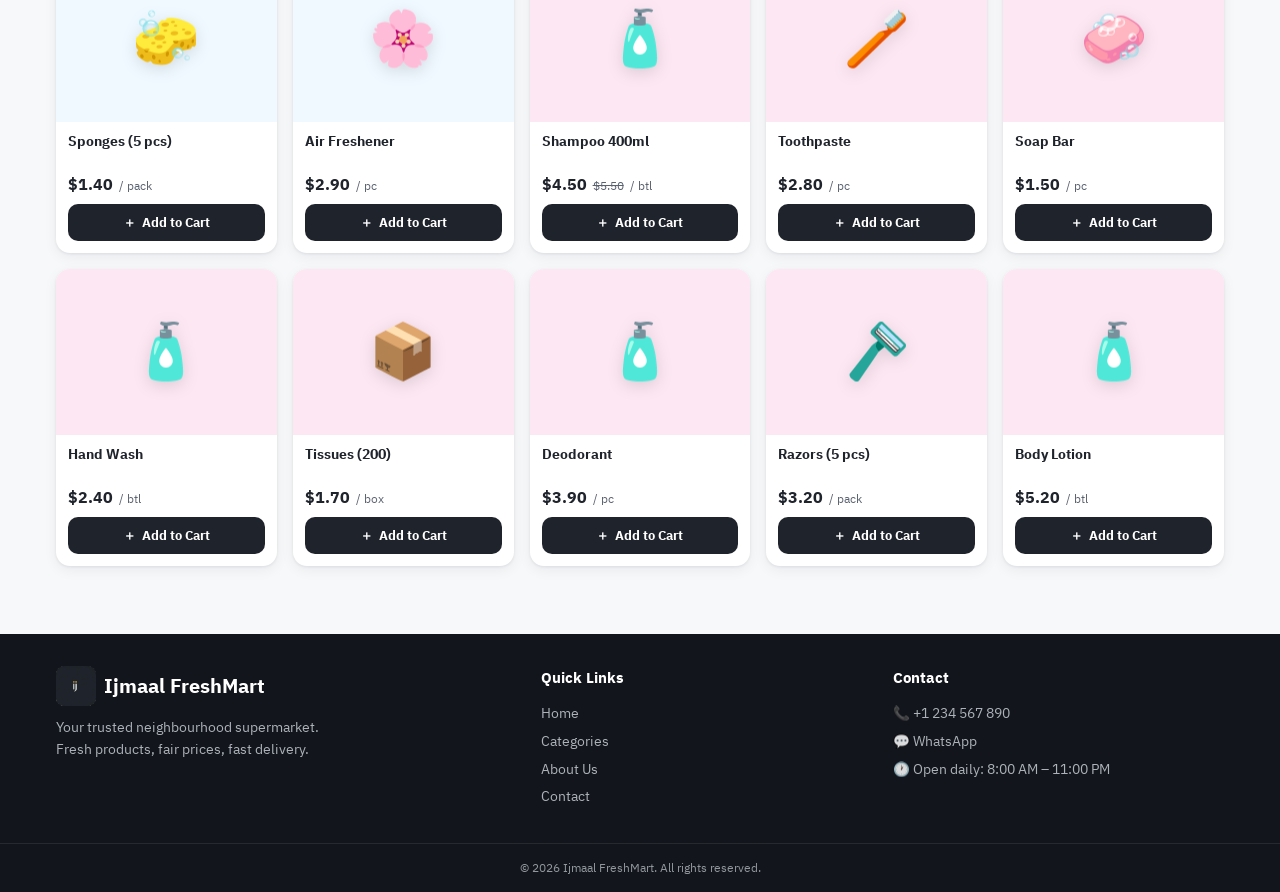
<file: products.html>
<!DOCTYPE html>
<html lang="en" dir="ltr">
<head>
  <meta charset="UTF-8">
  <meta name="viewport" content="width=device-width, initial-scale=1.0">
  <meta name="description" content="Browse all Ijmaal FreshMart products — fresh groceries at fair prices.">
  <title>Products — Ijmaal FreshMart</title>
  <link rel="icon" type="image/png" href="images/logo.png">
  <link rel="preconnect" href="https://fonts.googleapis.com">
  <link rel="preconnect" href="https://fonts.gstatic.com" crossorigin>
  <link href="https://fonts.googleapis.com/css2?family=IBM+Plex+Sans+Arabic:wght@400;500;600;700&display=swap" rel="stylesheet">
  <link rel="stylesheet" href="css/styles.css">
</head>
<body data-page="products">
  <header id="app-header"></header>
  <main id="page"></main>
  <footer id="app-footer"></footer>
  <nav id="bottom-nav" aria-label="Mobile navigation"></nav>
  <script src="js/data.js"></script>
  <script src="js/i18n.js"></script>
  <script src="js/app.js"></script>
</body>
</html>
</file>
<file: css/styles.css>
/* ============================================================
   Ijmaal FreshMart — mobile-first styles (navy / gold / white)
   ============================================================ */
:root {
  --navy: #1f232c;
  --navy-dark: #12151b;
  --navy-soft: #eef1f5;
  --gold: #f2b63c;
  --gold-dark: #d9a32e;
  --gold-soft: #fdf4de;
  --gold-ink: #8a6410;
  --ink: #1f232c;
  --muted: #5a6270;
  --line: #e4e7ec;
  --bg: #f7f8fa;
  --white: #ffffff;
  --red: #dc2626;
  --success: #16a34a;
  --success-soft: #f0fdf4;
  --radius: 14px;
  --shadow: 0 1px 3px rgba(18, 21, 27, .08), 0 4px 14px rgba(18, 21, 27, .06);
  --shadow-lg: 0 8px 30px rgba(18, 21, 27, .12);
  --header-h: 64px;
}

* { margin: 0; padding: 0; box-sizing: border-box; }

html { scroll-behavior: smooth; }

body {
  font-family: "Segoe UI", "IBM Plex Sans Arabic", Tahoma, "Noto Kufi Arabic", "Cairo", system-ui, sans-serif;
  background: var(--bg);
  color: var(--ink);
  line-height: 1.6;
  padding-bottom: 68px; /* space for mobile bottom nav */
}

img { max-width: 100%; }
a { color: inherit; text-decoration: none; }
button { font-family: inherit; cursor: pointer; }

.container { width: 100%; max-width: 1200px; margin-inline: auto; padding-inline: 16px; }

/* ---------- Header ---------- */
#app-header {
  position: sticky; top: 0; z-index: 50;
  background: rgba(255, 255, 255, .95);
  backdrop-filter: blur(10px);
  border-bottom: 1px solid var(--line);
}
.header-inner {
  display: flex; align-items: center; gap: 10px;
  min-height: var(--header-h); padding-block: 8px;
  flex-wrap: wrap;
}
.logo { display: flex; align-items: center; gap: 8px; font-weight: 800; font-size: 1.25rem; color: var(--navy); }
.logo-img { width: 40px; height: 40px; border-radius: 22%; object-fit: cover; }
.search-bar {
  order: 3; flex: 1 1 100%;
  display: flex; background: var(--white);
  border: 1.5px solid var(--line); border-radius: 999px; overflow: hidden;
}
.search-bar input {
  flex: 1; border: 0; outline: 0; padding: 9px 16px;
  font-size: .95rem; background: transparent; color: var(--ink);
}
.search-bar button { border: 0; background: var(--navy); color: #fff; padding: 0 18px; font-size: 1rem; }
.header-actions { display: flex; align-items: center; gap: 8px; margin-inline-start: auto; }
.lang-toggle {
  border: 1.5px solid var(--navy); color: var(--navy);
  background: var(--white); border-radius: 999px;
  padding: 6px 14px; font-weight: 700; font-size: .85rem;
  transition: .2s;
}
.lang-toggle:hover { background: var(--navy); color: #fff; }
.cart-btn {
  position: relative; display: flex; align-items: center; justify-content: center;
  width: 42px; height: 42px; border-radius: 50%;
  background: var(--navy-soft); font-size: 1.2rem;
}
.cart-count {
  position: absolute; top: -4px; inset-inline-end: -4px;
  min-width: 20px; height: 20px; padding: 0 5px;
  display: none; align-items: center; justify-content: center;
  background: var(--gold); color: var(--navy-dark);
  font-size: .7rem; font-weight: 800; border-radius: 999px;
}

/* ---------- Bottom nav (mobile) ---------- */
#bottom-nav {
  position: fixed; bottom: 0; inset-inline: 0; z-index: 50;
  display: flex; background: var(--white);
  border-top: 1px solid var(--line);
  padding-bottom: env(safe-area-inset-bottom);
}
#bottom-nav a {
  flex: 1; display: flex; flex-direction: column; align-items: center;
  gap: 2px; padding: 8px 4px; font-size: .68rem; font-weight: 600;
  color: var(--muted); position: relative;
}
#bottom-nav a span { font-size: 1.25rem; }
#bottom-nav a.active { color: var(--navy); }
#bottom-nav .cart-count { position: static; display: none; min-width: 18px; height: 18px; font-size: .65rem; }
#bottom-nav .cart-count[style*="flex"] { display: inline-flex; }

/* ---------- Hero ---------- */
.hero {
  background: linear-gradient(135deg, var(--navy-dark) 0%, var(--navy) 60%, #2e3542 100%);
  color: #fff; overflow: hidden; position: relative;
}
.hero::after {
  content: ""; position: absolute; inset: 0;
  background: radial-gradient(circle at 85% 20%, rgba(255,255,255,.15), transparent 45%);
  pointer-events: none;
}
.hero-inner { display: grid; gap: 24px; padding-block: 44px; position: relative; z-index: 1; }
.hero-badge {
  display: inline-block; background: rgba(255,255,255,.18);
  border: 1px solid rgba(255,255,255,.35);
  padding: 6px 14px; border-radius: 999px; font-size: .8rem; font-weight: 600;
  margin-bottom: 14px;
}
.hero h1 { font-size: clamp(1.9rem, 6vw, 3.2rem); line-height: 1.15; font-weight: 800; }
.text-gold { color: var(--gold); }
.hero p { margin-block: 14px 20px; opacity: .92; max-width: 46ch; }
.hero-ctas { display: flex; gap: 10px; flex-wrap: wrap; }
.hero-stats { display: flex; gap: 26px; margin-top: 28px; }
.hero-stats div { display: flex; flex-direction: column; }
.hero-stats strong { font-size: 1.4rem; }
.hero-stats span { font-size: .78rem; opacity: .85; }
.hero-art { display: none; }
.hero-basket {
  display: grid; grid-template-columns: repeat(3, 1fr); gap: 14px;
  background: rgba(255,255,255,.12); border: 1px solid rgba(255,255,255,.25);
  border-radius: 24px; padding: 28px; transform: rotate(3deg);
}
.hero-basket span {
  font-size: 3rem; background: rgba(255,255,255,.9); border-radius: 18px;
  display: flex; align-items: center; justify-content: center; aspect-ratio: 1;
  box-shadow: 0 6px 18px rgba(0,0,0,.15);
}

/* ---------- Buttons ---------- */
.btn {
  display: inline-flex; align-items: center; justify-content: center; gap: 8px;
  padding: 12px 24px; border-radius: 999px; font-weight: 700; font-size: .95rem;
  border: 0; transition: transform .15s, box-shadow .15s, background .15s;
}
.btn:active { transform: scale(.97); }
.btn-primary { background: var(--gold); color: var(--navy-dark); box-shadow: 0 4px 14px rgba(242,182,60,.35); }
.btn-primary:hover { background: var(--gold-dark); }
.btn-outline { background: transparent; color: #fff; border: 2px solid rgba(255,255,255,.7); }
.btn-outline:hover { background: rgba(255,255,255,.12); }
.btn-big { width: 100%; padding: 14px 24px; font-size: 1rem; }
.btn-whatsapp { background: #25d366; color: #fff; box-shadow: 0 4px 14px rgba(37,211,102,.35); }
.btn-whatsapp:hover { background: #1eb856; }

/* ---------- Sections ---------- */
.section { padding-block: 36px; }
.section-alt { background: var(--white); }
.section-head {
  display: flex; align-items: flex-end; justify-content: space-between;
  gap: 12px; margin-bottom: 20px;
}
.section-head h2, .center-title { font-size: 1.4rem; font-weight: 800; }
.section-head p { color: var(--muted); font-size: .88rem; }
.center-title { text-align: center; margin-bottom: 22px; }
.link-more { color: var(--navy); font-weight: 700; font-size: .88rem; white-space: nowrap; }
.link-more:hover { text-decoration: underline; }
[dir="rtl"] .link-more { transform: scaleX(-1); } /* flip the ← arrow */
[dir="rtl"] .link-more { transform: none; }

/* ---------- Page head ---------- */
.page-head { background: linear-gradient(135deg, var(--navy-soft), var(--gold-soft)); padding-block: 28px; }
.page-head h1 { font-size: 1.6rem; font-weight: 800; }
.page-head p { color: var(--muted); margin-top: 4px; }
.breadcrumb { font-size: .82rem; color: var(--muted); margin-bottom: 8px; }
.breadcrumb a:hover { color: var(--navy); }

/* ---------- Category grid ---------- */
.category-grid { display: grid; grid-template-columns: repeat(3, 1fr); gap: 10px; }
.category-card {
  display: flex; flex-direction: column; align-items: center; text-align: center;
  gap: 6px; padding: 18px 8px; border-radius: var(--radius);
  transition: transform .15s, box-shadow .15s;
}
.category-card:hover { transform: translateY(-3px); box-shadow: var(--shadow-lg); }
.category-emoji { font-size: 2.1rem; }
.category-name { font-weight: 700; font-size: .8rem; line-height: 1.3; }
.category-count { font-size: .68rem; color: var(--muted); }
.category-grid-large { grid-template-columns: repeat(2, 1fr); gap: 14px; }
.category-grid-large .category-card { padding: 26px 12px; }
.category-grid-large .category-emoji { font-size: 2.8rem; }
.category-grid-large .category-name { font-size: .95rem; }

/* ---------- Product grid ---------- */
.product-grid { display: grid; grid-template-columns: repeat(2, 1fr); gap: 12px; }
.product-card {
  background: var(--white); border-radius: var(--radius); overflow: hidden;
  box-shadow: var(--shadow); display: flex; flex-direction: column;
  transition: transform .15s, box-shadow .15s;
}
.product-card:hover { transform: translateY(-3px); box-shadow: var(--shadow-lg); }
.product-img {
  position: relative; display: flex; align-items: center; justify-content: center;
  aspect-ratio: 4 / 3;
}
.product-emoji { font-size: 3.4rem; filter: drop-shadow(0 4px 8px rgba(0,0,0,.12)); }
.badge-offer {
  position: absolute; top: 8px; inset-inline-start: 8px;
  background: var(--gold); color: var(--navy-dark);
  font-size: .65rem; font-weight: 800; padding: 3px 9px; border-radius: 999px;
}
.product-info { padding: 10px 12px 12px; display: flex; flex-direction: column; gap: 6px; flex: 1; }
.product-name { font-weight: 700; font-size: .88rem; line-height: 1.35; min-height: 2.4em; }
.product-name:hover { color: var(--navy); }
.product-price { display: flex; align-items: baseline; gap: 6px; flex-wrap: wrap; }
.product-price strong { color: var(--navy); font-size: 1.02rem; }
.product-price s { color: var(--muted); font-size: .78rem; }
.product-unit { color: var(--muted); font-size: .72rem; }
.btn-add {
  margin-top: auto; display: flex; align-items: center; justify-content: center; gap: 6px;
  background: var(--navy); color: #fff; border: 0; border-radius: 10px;
  padding: 9px; font-weight: 700; font-size: .82rem; transition: background .15s;
}
.btn-add:hover { background: var(--navy-dark); }
.btn-add.added { background: var(--gold); color: var(--navy-dark); }

/* ---------- Toolbar (chips + sort) ---------- */
.toolbar { margin-bottom: 18px; display: flex; flex-direction: column; gap: 12px; }
.chip-row {
  display: flex; gap: 8px; overflow-x: auto; padding-bottom: 6px;
  scrollbar-width: thin;
}
.chip {
  white-space: nowrap; padding: 7px 14px; border-radius: 999px;
  background: var(--white); border: 1.5px solid var(--line);
  font-size: .8rem; font-weight: 600; color: var(--muted); transition: .15s;
}
.chip:hover { border-color: var(--navy); color: var(--navy); }
.chip.active { background: var(--navy); border-color: var(--navy); color: #fff; }
.sort-select {
  align-self: flex-end; padding: 8px 12px; border-radius: 10px;
  border: 1.5px solid var(--line); background: var(--white);
  font-family: inherit; font-size: .85rem; color: var(--ink);
}

/* ---------- Product detail ---------- */
.product-detail { display: grid; gap: 22px; margin-top: 14px; }
.detail-img {
  position: relative; border-radius: 20px; aspect-ratio: 1;
  display: flex; align-items: center; justify-content: center;
}
.detail-img > span { font-size: 7rem; filter: drop-shadow(0 10px 20px rgba(0,0,0,.15)); }
.detail-cat { color: var(--navy); font-weight: 700; font-size: .85rem; }
.detail-info h1 { font-size: 1.6rem; font-weight: 800; margin-block: 4px 10px; }
.detail-price { display: flex; align-items: baseline; gap: 10px; margin-bottom: 18px; }
.detail-price strong { font-size: 1.8rem; color: var(--navy); }
.detail-price s { color: var(--muted); }
.detail-price span { color: var(--muted); font-size: .85rem; }
.qty-row { display: flex; gap: 10px; align-items: stretch; margin-bottom: 18px; }
.qty-control {
  display: inline-flex; align-items: center; gap: 2px;
  background: var(--white); border: 1.5px solid var(--line); border-radius: 12px;
}
.qty-control button {
  width: 38px; height: 100%; min-height: 38px; border: 0; background: transparent;
  font-size: 1.1rem; font-weight: 800; color: var(--navy);
}
.qty-control span { min-width: 30px; text-align: center; font-weight: 800; }
.detail-perks { list-style: none; display: grid; gap: 8px; color: var(--muted); font-size: .88rem; }
.related-head { margin-top: 36px; }

/* ---------- Cart ---------- */
.cart-layout { display: grid; gap: 22px; }
.cart-items { display: grid; gap: 10px; align-content: start; }
.cart-item {
  display: flex; align-items: center; gap: 10px;
  background: var(--white); border-radius: var(--radius);
  padding: 10px; box-shadow: var(--shadow); flex-wrap: wrap;
}
.cart-item-img {
  width: 60px; height: 60px; border-radius: 12px; flex-shrink: 0;
  display: flex; align-items: center; justify-content: center; font-size: 1.8rem;
}
.cart-item-info { flex: 1; min-width: 110px; }
.cart-item-name { font-weight: 700; font-size: .9rem; display: block; }
.cart-item-price { color: var(--muted); font-size: .78rem; }
.cart-item-total { color: var(--navy); font-size: .95rem; }
.btn-remove { border: 0; background: transparent; font-size: 1.05rem; opacity: .6; }
.btn-remove:hover { opacity: 1; }

.cart-summary {
  background: var(--white); border-radius: var(--radius);
  padding: 20px; box-shadow: var(--shadow); align-self: start;
  position: sticky; top: calc(var(--header-h) + 12px);
}
.cart-summary h2 { font-size: 1.2rem; }
.summary-sub { color: var(--muted); font-size: .82rem; margin-bottom: 14px; }
.free-delivery-note {
  background: var(--gold-soft); border: 1px dashed var(--gold);
  color: var(--gold-ink); font-size: .8rem; font-weight: 600;
  padding: 8px 12px; border-radius: 10px; margin-bottom: 12px;
}
.summary-row {
  display: flex; justify-content: space-between; padding-block: 7px;
  font-size: .92rem; border-bottom: 1px dashed var(--line);
}
.summary-total { font-size: 1.1rem; border-bottom: 0; }
.summary-total strong { color: var(--navy); }

.checkout-form { display: grid; gap: 12px; margin-top: 16px; }
.checkout-form label { display: grid; gap: 5px; font-size: .85rem; font-weight: 600; }
.checkout-form input[type="text"],
.checkout-form input[type="tel"] {
  padding: 11px 14px; border: 1.5px solid var(--line); border-radius: 10px;
  font-family: inherit; font-size: .92rem; outline: 0; transition: border .15s;
}
.checkout-form input:focus { border-color: var(--navy); }
.form-group > span { font-size: .85rem; font-weight: 600; display: block; margin-bottom: 6px; }
.radio-row { display: flex; gap: 8px; flex-wrap: wrap; }
.radio-row label {
  display: flex; align-items: center; gap: 6px;
  border: 1.5px solid var(--line); border-radius: 10px;
  padding: 9px 14px; font-size: .82rem; font-weight: 600; cursor: pointer;
}
.radio-row input { accent-color: var(--navy); }
.checkout-msg { font-size: .85rem; font-weight: 600; text-align: center; }
.checkout-msg.error { color: var(--red); }
.checkout-msg.success { color: var(--success); }

/* ---------- Empty state ---------- */
.empty-state { text-align: center; padding-block: 50px; display: grid; gap: 8px; justify-items: center; }
.empty-state > span { font-size: 3.5rem; }
.empty-state h1, .empty-state h2 { font-size: 1.4rem; }
.empty-state p { color: var(--muted); }
.empty-state .btn { margin-top: 10px; }

/* ---------- Why / perks ---------- */
.why-grid { display: grid; grid-template-columns: repeat(2, 1fr); gap: 12px; }
.why-card {
  background: var(--white); border-radius: var(--radius); padding: 20px 16px;
  box-shadow: var(--shadow); text-align: center;
}
.section-alt .why-card { background: var(--bg); }
.why-card span { font-size: 2rem; display: block; margin-bottom: 8px; }
.why-card h3 { font-size: .95rem; margin-bottom: 4px; }
.why-card p { font-size: .8rem; color: var(--muted); }

/* ---------- About ---------- */
.about-grid { display: grid; gap: 24px; }
.about-story h2 { margin-bottom: 10px; font-size: 1.3rem; }
.about-story p { color: var(--muted); margin-bottom: 12px; }
.about-perks { margin-top: 18px; }
.store-card {
  background: var(--white); border-radius: var(--radius);
  padding: 22px; box-shadow: var(--shadow); align-self: start;
  display: grid; gap: 16px;
}
.store-card h2 { font-size: 1.15rem; }
.store-row { display: flex; gap: 12px; align-items: flex-start; }
.store-row > span { font-size: 1.3rem; }
.store-row strong { font-size: .9rem; }
.store-row p { color: var(--muted); font-size: .85rem; }

/* ---------- Contact ---------- */
.contact-grid { display: grid; grid-template-columns: repeat(2, 1fr); gap: 12px; margin-bottom: 22px; }
.contact-card {
  background: var(--white); border-radius: var(--radius); padding: 22px 16px;
  box-shadow: var(--shadow); text-align: center; display: grid; gap: 4px;
  transition: transform .15s, box-shadow .15s;
}
a.contact-card:hover { transform: translateY(-3px); box-shadow: var(--shadow-lg); }
.contact-card span { font-size: 2rem; }
.contact-card h3 { font-size: .95rem; }
.contact-card p { color: var(--muted); font-size: .82rem; }
.contact-card em { color: var(--navy); font-size: .8rem; font-weight: 700; font-style: normal; }
.contact-whatsapp em { color: #1eb856; }
.map-wrap {
  border-radius: var(--radius); overflow: hidden; box-shadow: var(--shadow);
  border: 1px solid var(--line);
}
.map-wrap iframe { width: 100%; height: 340px; border: 0; display: block; }

/* ---------- Footer ---------- */
#app-footer { background: var(--navy-dark); color: #c9ced6; margin-top: 20px; }
.footer-grid { display: grid; gap: 22px; padding-block: 32px; }
.footer-logo { color: #fff; margin-bottom: 8px; }
.footer-about { font-size: .85rem; opacity: .8; max-width: 34ch; }
#app-footer h4 { color: #fff; margin-bottom: 10px; font-size: .95rem; }
#app-footer a, #app-footer p { display: block; font-size: .85rem; opacity: .85; padding-block: 3px; }
#app-footer a:hover { opacity: 1; color: var(--gold); }
.footer-bottom {
  border-top: 1px solid rgba(255,255,255,.12);
  text-align: center; padding-block: 14px; font-size: .78rem; opacity: .7;
}

/* ---------- Toast ---------- */
#toast {
  position: fixed; bottom: 84px; inset-inline: 16px; z-index: 99;
  background: var(--ink); color: #fff; text-align: center;
  padding: 12px; border-radius: 12px; font-weight: 700; font-size: .9rem;
  opacity: 0; transform: translateY(12px); pointer-events: none;
  transition: opacity .25s, transform .25s;
}
#toast.show { opacity: 1; transform: translateY(0); }

/* ============================================================
   TABLET & DESKTOP
   ============================================================ */
@media (min-width: 640px) {
  .product-grid { grid-template-columns: repeat(3, 1fr); gap: 16px; }
  .category-grid { grid-template-columns: repeat(4, 1fr); gap: 14px; }
  .category-grid-large { grid-template-columns: repeat(3, 1fr); }
  .contact-grid { grid-template-columns: repeat(4, 1fr); }
  .why-grid { grid-template-columns: repeat(4, 1fr); }
  .hero-inner { grid-template-columns: 1.2fr 1fr; align-items: center; padding-block: 60px; }
  .hero-art { display: block; }
}

@media (min-width: 900px) {
  body { padding-bottom: 0; }
  #bottom-nav { display: none; }
  #wa-float { bottom: 24px; inset-inline-end: 24px; }
  .admin-order-grid { grid-template-columns: 1fr 1fr; }
  .form-2col { grid-template-columns: 1fr 1fr; }
  .search-bar { order: 0; flex: 1 1 auto; max-width: 420px; margin-inline: 20px; }
  .product-grid { grid-template-columns: repeat(4, 1fr); }
  .category-grid { grid-template-columns: repeat(6, 1fr); }
  .category-grid-large { grid-template-columns: repeat(4, 1fr); }
  .product-detail { grid-template-columns: 1fr 1fr; align-items: start; }
  .cart-layout { grid-template-columns: 1.6fr 1fr; }
  .about-grid { grid-template-columns: 1.4fr 1fr; }
  .footer-grid { grid-template-columns: 1.4fr 1fr 1fr; }
  .section { padding-block: 48px; }
}

@media (min-width: 1200px) {
  .product-grid { grid-template-columns: repeat(5, 1fr); }
}

/* ---------- Floating WhatsApp button ---------- */
#wa-float {
  position: fixed; bottom: 84px; inset-inline-end: 16px; z-index: 60;
  width: 54px; height: 54px; border-radius: 50%;
  background: #25d366; display: flex; align-items: center; justify-content: center;
  box-shadow: 0 4px 16px rgba(37, 211, 102, .45);
  transition: transform .15s;
}
#wa-float:hover { transform: scale(1.08); }

/* ---------- Account button ---------- */
.account-btn {
  display: flex; align-items: center; justify-content: center;
  width: 42px; height: 42px; border-radius: 50%;
  background: var(--gold-soft); font-size: 1.15rem;
}

/* ---------- Out of stock ---------- */
.badge-out {
  position: absolute; top: 8px; inset-inline-end: 8px;
  background: var(--red); color: #fff;
  font-size: .65rem; font-weight: 800; padding: 3px 9px; border-radius: 999px;
}
.product-card.is-out .product-emoji { filter: grayscale(1); opacity: .55; }
.btn-add:disabled { background: #c9ced6; cursor: not-allowed; }
.out-notice {
  background: #fef2f2; border: 1px solid #fecaca; color: var(--red);
  font-weight: 700; padding: 14px; border-radius: 12px; text-align: center;
}
.product-emoji img, img.product-emoji { width: 70%; height: 70%; object-fit: cover; border-radius: 12px; }
.detail-emoji { font-size: 7rem; }
img.detail-emoji { width: 80%; height: 80%; object-fit: cover; border-radius: 16px; }

/* ---------- Auth ---------- */
.auth-wrap { max-width: 440px; margin-inline: auto; }
.auth-card { background: var(--white); border-radius: var(--radius); box-shadow: var(--shadow); padding: 22px; }
.auth-card h2 { font-size: 1.2rem; }
.auth-tabs { display: flex; gap: 8px; margin-bottom: 18px; background: var(--bg); padding: 5px; border-radius: 12px; }
.auth-tab {
  flex: 1; border: 0; background: transparent; padding: 10px;
  border-radius: 9px; font-weight: 700; font-size: .9rem; color: var(--muted); transition: .15s;
}
.auth-tab.active { background: var(--white); color: var(--navy); box-shadow: var(--shadow); }
.auth-switch { font-size: .82rem; color: var(--muted); text-align: center; }
.auth-switch a { color: var(--navy); font-weight: 700; }
.account-head { display: flex; align-items: center; justify-content: space-between; gap: 12px; }
.btn-outline-dark {
  border: 1.5px solid var(--line); background: var(--white); color: var(--ink);
  padding: 9px 18px; font-size: .85rem;
}
.btn-outline-dark:hover { border-color: var(--red); color: var(--red); }
.guest-note {
  background: var(--gold-soft); border-radius: 10px; padding: 10px 14px;
  font-size: .82rem; color: var(--gold-ink);
}
.guest-note a { font-weight: 800; text-decoration: underline; }

/* ---------- Orders ---------- */
.orders-title { font-size: 1.2rem; margin-bottom: 16px; }
.orders-list { display: grid; gap: 12px; }
.order-card { background: var(--white); border-radius: var(--radius); box-shadow: var(--shadow); padding: 16px; display: grid; gap: 10px; }
.order-top { display: flex; justify-content: space-between; align-items: center; gap: 10px; }
.order-date { display: block; font-size: .78rem; color: var(--muted); }
.order-items { display: flex; flex-wrap: wrap; gap: 6px; }
.order-items span {
  background: var(--bg); border-radius: 999px; padding: 4px 12px;
  font-size: .78rem; color: var(--muted);
}
.order-bottom { display: flex; justify-content: space-between; align-items: center; font-size: .85rem; color: var(--muted); }
.order-bottom strong { color: var(--navy); font-size: 1rem; }
.status-badge { font-size: .72rem; font-weight: 800; padding: 5px 12px; border-radius: 999px; white-space: nowrap; }
.status-pending { background: #fef9c3; color: #854d0e; }
.status-preparing { background: #dbeafe; color: #1e40af; }
.status-out { background: var(--gold-soft); color: var(--gold-ink); }
.status-delivered { background: var(--success-soft); color: var(--success); }

/* ---------- Bank box ---------- */
.bank-box {
  background: #eff6ff; border: 1px solid #bfdbfe; border-radius: 12px; padding: 14px;
}
.bank-box p { font-size: .82rem; color: #1e40af; margin-bottom: 8px; }
.bank-box pre {
  font-family: inherit; font-size: .85rem; white-space: pre-wrap;
  background: var(--white); border-radius: 8px; padding: 10px 14px;
}

/* ---------- Admin ---------- */
.admin-tabs { display: flex; gap: 8px; margin-bottom: 20px; background: var(--white); padding: 5px; border-radius: 12px; box-shadow: var(--shadow); }
.admin-order-grid { display: grid; gap: 12px; font-size: .85rem; }
.admin-order-grid p { color: var(--muted); margin-top: 4px; }
.admin-order-actions { display: flex; gap: 8px; flex-wrap: wrap; }
.admin-order-actions .btn { padding: 9px 16px; font-size: .82rem; }
.done-chip { color: var(--navy); font-weight: 700; font-size: .85rem; }
.admin-products-head { display: flex; align-items: center; justify-content: space-between; gap: 12px; margin-bottom: 14px; flex-wrap: wrap; }
.admin-product-list { display: grid; gap: 8px; }
.admin-product-row {
  display: flex; align-items: center; gap: 10px;
  background: var(--white); border-radius: 12px; padding: 10px 12px; box-shadow: var(--shadow);
}
.admin-product-img {
  width: 46px; height: 46px; border-radius: 10px; flex-shrink: 0;
  display: flex; align-items: center; justify-content: center; font-size: 1.5rem; overflow: hidden;
}
.admin-emoji { font-size: 1.5rem; }
img.admin-emoji { width: 100%; height: 100%; object-fit: cover; }
.admin-product-info { flex: 1; min-width: 0; }
.admin-product-info strong { display: block; font-size: .88rem; white-space: nowrap; overflow: hidden; text-overflow: ellipsis; }
.admin-product-info span { font-size: .75rem; color: var(--muted); }
.stock-toggle {
  border: 0; border-radius: 999px; padding: 6px 12px;
  font-size: .72rem; font-weight: 800; white-space: nowrap;
}
.stock-toggle.in { background: var(--success-soft); color: var(--success); }
.stock-toggle.out { background: #fef2f2; color: var(--red); }
.btn-small { border: 1.5px solid var(--line); background: var(--white); border-radius: 10px; padding: 7px 10px; font-size: .9rem; }
.product-form { background: var(--white); border-radius: var(--radius); box-shadow: var(--shadow); padding: 20px; margin-bottom: 16px; }
.form-2col { display: grid; gap: 12px; }
.check-row { display: flex !important; align-items: center; gap: 8px; }
.check-row input { width: 18px; height: 18px; accent-color: var(--navy); }
.form-actions { display: flex; gap: 8px; flex-wrap: wrap; }
.btn-danger { background: var(--red); color: #fff; }
.admin-settings { display: grid; gap: 14px; max-width: 520px; }
.settings-card { background: var(--white); border-radius: var(--radius); box-shadow: var(--shadow); padding: 18px; }
.settings-card h3 { font-size: 1rem; }
.fee-row { display: flex; gap: 8px; }
.fee-row input {
  flex: 1; padding: 11px 14px; border: 1.5px solid var(--line);
  border-radius: 10px; font-family: inherit; font-size: .95rem;
}
.checkout-form select {
  padding: 11px 14px; border: 1.5px solid var(--line); border-radius: 10px;
  font-family: inherit; font-size: .92rem; background: var(--white);
}

/* ---------- RTL tweaks ---------- */
[dir="rtl"] .breadcrumb { letter-spacing: 0; }
[dir="rtl"] body, [dir="rtl"] input, [dir="rtl"] button, [dir="rtl"] select {
  font-family: "IBM Plex Sans Arabic", Tahoma, "Noto Kufi Arabic", "Cairo", "Segoe UI", sans-serif;
}
</file>
